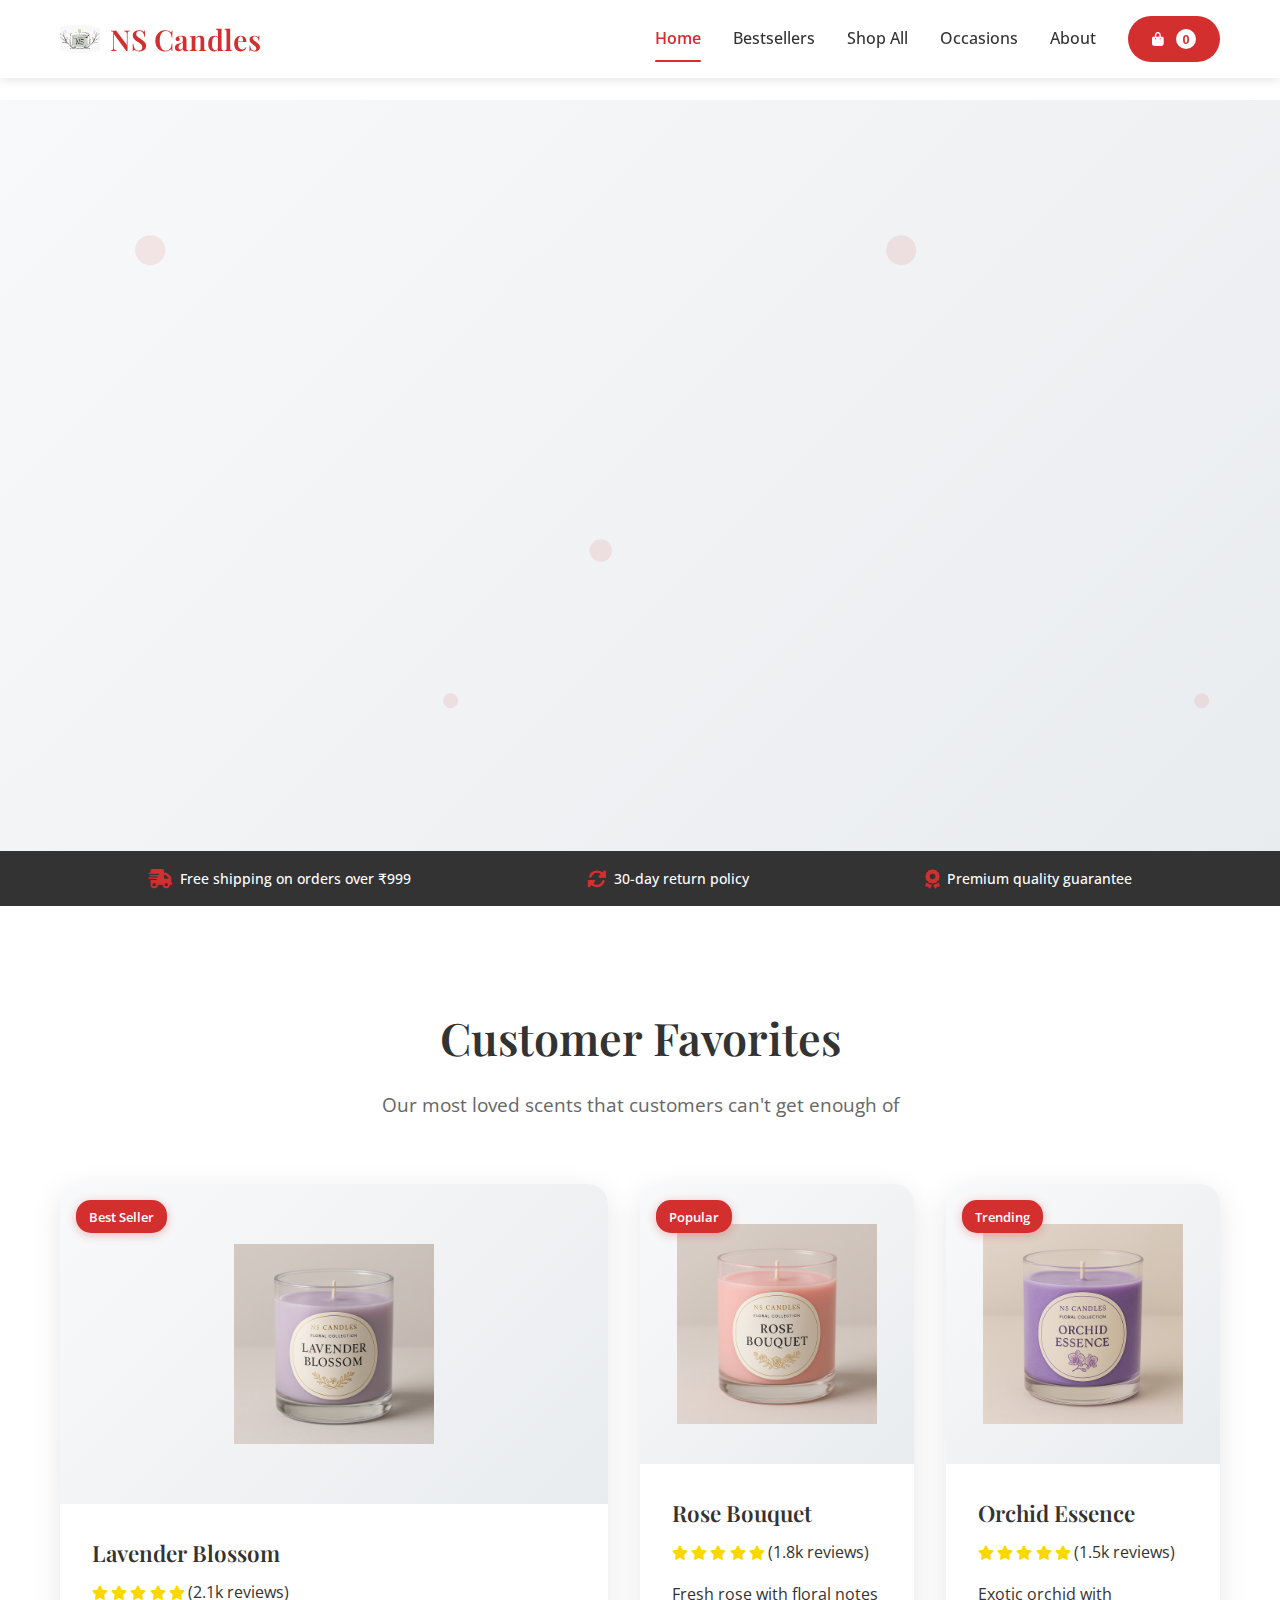
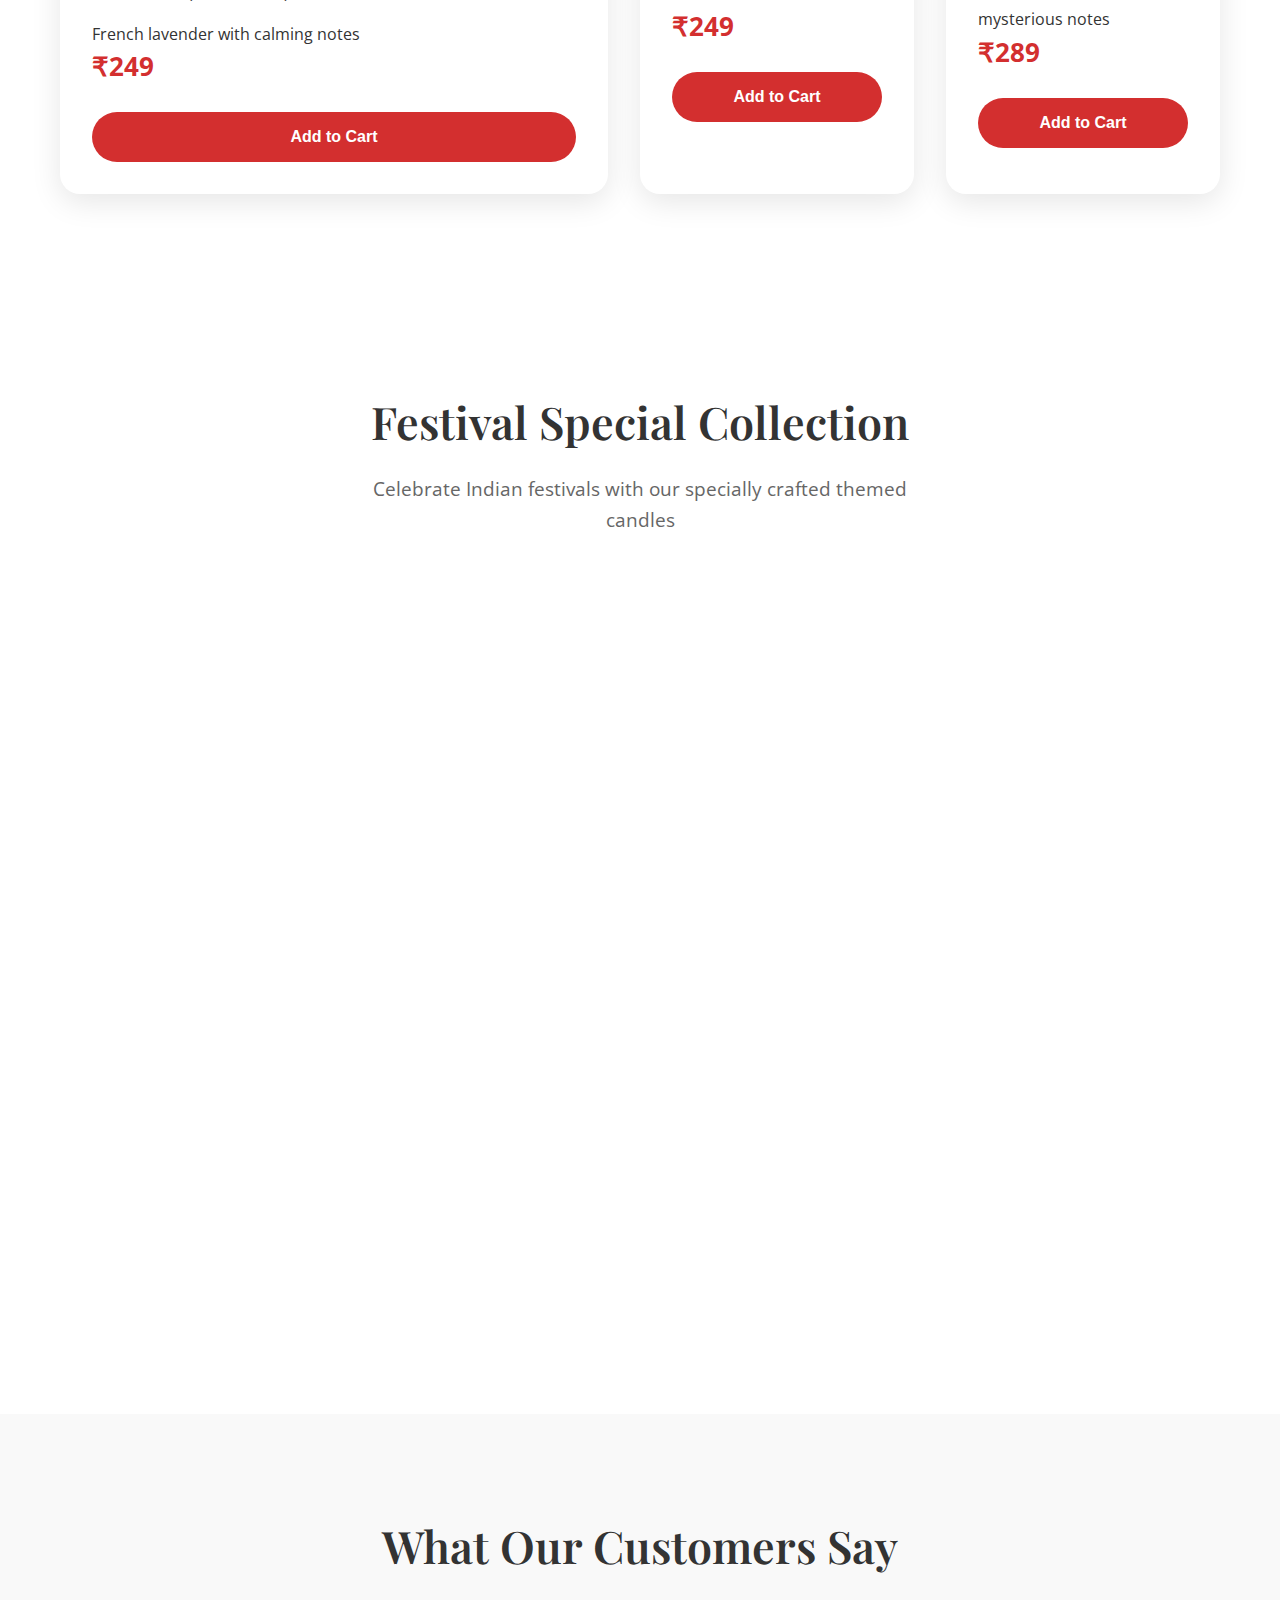
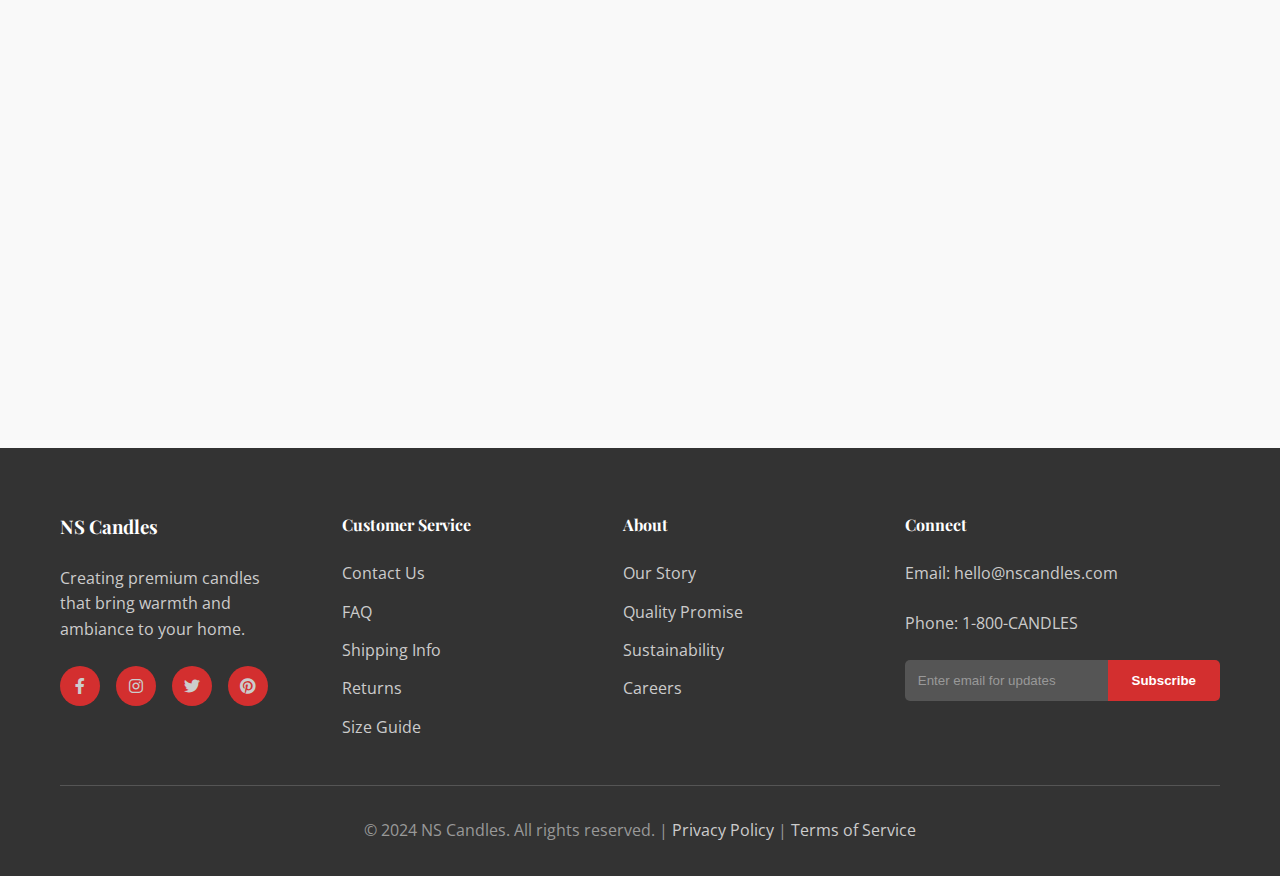
<file: index.html>
<!DOCTYPE html>
<html lang="en">
<head>
    <meta charset="UTF-8">
    <meta name="viewport" content="width=device-width, initial-scale=1.0">
    <title>Premium Candles | NS Candles</title>
    <link rel="stylesheet" href="styles.css">
    <link href="https://fonts.googleapis.com/css2?family=Open+Sans:wght@300;400;600;700&family=Playfair+Display:wght@400;600;700&display=swap" rel="stylesheet">
    <link rel="stylesheet" href="https://cdnjs.cloudflare.com/ajax/libs/font-awesome/6.0.0/css/all.min.css">
</head>
<body>
    <header class="header">
        <nav class="navbar">
            <div class="nav-container">
                <a href="index.html" class="logo">
                    <img src="images/logo.svg" alt="NS Candles" class="logo-img">
                    <span class="logo-text">NS Candles</span>
                </a>
                <ul class="nav-menu">
                    <li><a href="#home" class="active">Home</a></li>
                    <li><a href="#bestsellers">Bestsellers</a></li>
                    <li><a href="shop.html">Shop All</a></li>
                    <li><a href="occasions.html">Occasions</a></li>
                    <li><a href="about.html">About</a></li>
                    <li class="nav-cart">
                        <button class="cart-btn" id="cart-btn">
                            <i class="fas fa-shopping-bag"></i>
                            <span class="cart-count" id="cart-count">0</span>
                        </button>
                    </li>
                </ul>
                <button class="mobile-menu-btn">
                    <span></span>
                    <span></span>
                    <span></span>
                </button>
            </div>
        </nav>
    </header>

    <main>
        <!-- Hero Section -->
        <section id="home" class="hero-section">
            <div class="hero-banner">
                <div class="hero-content">
                    <div class="hero-text">
                        <div class="hero-badge">New Collection</div>
                        <h1>Transform Your Space with <span class="highlight">Premium Candles</span></h1>
                        <p>Discover our handcrafted collection of luxury scented candles. Each candle is made with premium soy wax and carefully selected fragrances to create the perfect ambiance for your home.</p>
                        <div class="hero-stats">
                            <div class="stat">
                                <strong>25+</strong>
                                <span>Unique Fragrances</span>
                            </div>
                            <div class="stat">
                                <strong>50+</strong>
                                <span>Hours Burn Time</span>
                            </div>
                            <div class="stat">
                                <strong>100%</strong>
                                <span>Natural Soy Wax</span>
                            </div>
                        </div>
                        <div class="hero-actions">
                            <a href="shop.html" class="cta-btn primary">Shop Collection</a>
                            <a href="#bestsellers" class="cta-btn secondary">View Bestsellers</a>
                        </div>
                    </div>
                    <div class="hero-image">
                        <div class="hero-candles-showcase">
                            <div class="featured-candle main">
                                <img src="images/candles/rose bouquet.png" alt="Rose Bouquet Candle">
                                <div class="candle-info">
                                    <h3>Rose Bouquet</h3>
                                    <p>₹249</p>
                                </div>
                            </div>
                            <div class="featured-candle secondary">
                                <img src="images/candles/lavender blossom.png" alt="Lavender Blossom Candle">
                            </div>
                            <div class="featured-candle tertiary">
                                <img src="images/candles/jasmine dream.png" alt="Jasmine Dream Candle">
                            </div>
                        </div>
                    </div>
                </div>
            </div>
            
            <!-- Promotional Banner -->
            <div class="promo-banner">
                <div class="container">
                    <div class="promo-content">
                        <i class="fas fa-shipping-fast"></i>
                        <span>Free shipping on orders over ₹999</span>
                    </div>
                    <div class="promo-content">
                        <i class="fas fa-sync-alt"></i>
                        <span>30-day return policy</span>
                    </div>
                    <div class="promo-content">
                        <i class="fas fa-award"></i>
                        <span>Premium quality guarantee</span>
                    </div>
                </div>
            </div>
        </section>

        <!-- Bestsellers Section -->
        <section id="bestsellers" class="bestsellers-section">
            <div class="container">
                <div class="section-header">
                    <h2>Customer Favorites</h2>
                    <p>Our most loved scents that customers can't get enough of</p>
                </div>
                <div class="bestsellers-grid">
                    <div class="bestseller-card featured">
                        <div class="bestseller-badge">Best Seller</div>
                        <div class="candle-image">
                            <img src="images/candles/lavender blossom.png" alt="Lavender Blossom">
                        </div>
                        <div class="bestseller-info">
                            <h4>Lavender Blossom</h4>
                            <div class="rating">
                                <i class="fas fa-star"></i>
                                <i class="fas fa-star"></i>
                                <i class="fas fa-star"></i>
                                <i class="fas fa-star"></i>
                                <i class="fas fa-star"></i>
                                <span>(2.1k reviews)</span>
                            </div>
                            <p>French lavender with calming notes</p>
                            <div class="price">₹249</div>
                            <button class="add-to-cart-btn" data-name="Lavender Blossom" data-price="249" data-image="images/candles/lavender blossom.png">Add to Cart</button>
                        </div>
                    </div>
                    <div class="bestseller-card">
                        <div class="bestseller-badge">Popular</div>
                        <div class="candle-image">
                            <img src="images/candles/rose bouquet.png" alt="Rose Bouquet">
                        </div>
                        <div class="bestseller-info">
                            <h4>Rose Bouquet</h4>
                            <div class="rating">
                                <i class="fas fa-star"></i>
                                <i class="fas fa-star"></i>
                                <i class="fas fa-star"></i>
                                <i class="fas fa-star"></i>
                                <i class="fas fa-star"></i>
                                <span>(1.8k reviews)</span>
                            </div>
                            <p>Fresh rose with floral notes</p>
                            <div class="price">₹249</div>
                            <button class="add-to-cart-btn" data-name="Rose Bouquet" data-price="249" data-image="images/candles/rose bouquet.png">Add to Cart</button>
                        </div>
                    </div>
                    <div class="bestseller-card">
                        <div class="bestseller-badge">Trending</div>
                        <div class="candle-image">
                            <img src="images/candles/orchid essence.png" alt="Orchid Essence">
                        </div>
                        <div class="bestseller-info">
                            <h4>Orchid Essence</h4>
                            <div class="rating">
                                <i class="fas fa-star"></i>
                                <i class="fas fa-star"></i>
                                <i class="fas fa-star"></i>
                                <i class="fas fa-star"></i>
                                <i class="fas fa-star"></i>
                                <span>(1.5k reviews)</span>
                            </div>
                            <p>Exotic orchid with mysterious notes</p>
                            <div class="price">₹289</div>
                            <button class="add-to-cart-btn" data-name="Orchid Essence" data-price="289" data-image="images/candles/orchid essence.png">Add to Cart</button>
                        </div>
                    </div>
                </div>
            </div>
        </section>


        <!-- Occasions Section -->
        <section class="occasions-section">
            <div class="container">
                <div class="section-header">
                    <h2>Festival Special Collection</h2>
                    <p>Celebrate Indian festivals with our specially crafted themed candles</p>
                </div>
                <div class="occasions-grid">
                    <div class="occasion-card">
                        <div class="occasion-image">
                            <img src="images/festival/Diwali/Saffron Radiance.jpg" alt="Diwali Candle" onerror="this.src='images/candles/rose bouquet.png'">
                        </div>
                        <h3>Diwali</h3>
                        <p>Illuminate your home with specially crafted Diwali candles in gold and saffron</p>
                    </div>
                    <div class="occasion-card">
                        <div class="occasion-image">
                            <img src="images/festival/Ganpati/Floral Ganesh.jpg" alt="Ganpati Candle" onerror="this.src='images/candles/jasmine dream.png'">
                        </div>
                        <h3>Ganesh Chaturthi</h3>
                        <p>Welcome Lord Ganesha with warm-toned candles in rose, saffron, and ivory</p>
                    </div>
                    <div class="occasion-card">
                        <div class="occasion-image">
                            <img src="images/festival/Holi/Color Rush.jpg" alt="Holi Candle" onerror="this.src='images/candles/sunflower glow.png'">
                        </div>
                        <h3>Holi</h3>
                        <p>Celebrate the festival of colors with vibrant multicolored candles</p>
                    </div>
                    <div class="occasion-card">
                        <div class="occasion-image">
                            <img src="images/festival/Navratri/Durga Bloom.jpg" alt="Navratri Candle" onerror="this.src='images/candles/violet mist.png'">
                        </div>
                        <h3>Navratri</h3>
                        <p>Dance to the rhythm of devotion with bold festive candles in violet and magenta</p>
                    </div>
                    <div class="occasion-card">
                        <div class="occasion-image">
                            <img src="images/festival/Rakshabandhan/Sacred Knot.jpg" alt="Raksha Bandhan Candle" onerror="this.src='images/candles/lilac whisper.png'">
                        </div>
                        <h3>Raksha Bandhan</h3>
                        <p>Strengthen sibling bonds with soft, affectionate candles in blush pink and ivory</p>
                    </div>
                    <div class="occasion-card">
                        <div class="occasion-image">
                            <img src="images/festival/Makarsankranti/Sesame Glow.jpg" alt="Makar Sankranti Candle" onerror="this.src='images/candles/morning glory.png'">
                        </div>
                        <h3>Makar Sankranti</h3>
                        <p>Welcome the harvest season with candles in mustard yellow and deep orange</p>
                    </div>
                </div>
            </div>
        </section>

        <!-- Testimonials -->
        <section class="testimonials-section">
            <div class="container">
                <div class="section-header">
                    <h2>What Our Customers Say</h2>
                </div>
                <div class="testimonials-grid">
                    <div class="testimonial">
                        <div class="stars">
                            <i class="fas fa-star"></i>
                            <i class="fas fa-star"></i>
                            <i class="fas fa-star"></i>
                            <i class="fas fa-star"></i>
                            <i class="fas fa-star"></i>
                        </div>
                        <p>"The quality exceeded my expectations! The photo came out perfectly and the candle smells amazing. Perfect gift for my mom's birthday."</p>
                        <div class="customer">
                            <strong>Sarah M.</strong>
                            <span>Verified Buyer</span>
                        </div>
                    </div>
                    <div class="testimonial">
                        <div class="stars">
                            <i class="fas fa-star"></i>
                            <i class="fas fa-star"></i>
                            <i class="fas fa-star"></i>
                            <i class="fas fa-star"></i>
                            <i class="fas fa-star"></i>
                        </div>
                        <p>"Used this for my wedding favors. The ordering process was so easy and they arrived exactly as promised. Guests loved them!"</p>
                        <div class="customer">
                            <strong>Jennifer L.</strong>
                            <span>Verified Buyer</span>
                        </div>
                    </div>
                    <div class="testimonial">
                        <div class="stars">
                            <i class="fas fa-star"></i>
                            <i class="fas fa-star"></i>
                            <i class="fas fa-star"></i>
                            <i class="fas fa-star"></i>
                            <i class="fas fa-star"></i>
                        </div>
                        <p>"Fast shipping and beautiful results. The personalization looks professional and the candle burns evenly. Will definitely order again!"</p>
                        <div class="customer">
                            <strong>Michael R.</strong>
                            <span>Verified Buyer</span>
                        </div>
                    </div>
                </div>
            </div>
        </section>
    </main>


    <!-- Cart Modal -->
    <div id="cart-modal" class="modal">
        <div class="modal-content">
            <div class="modal-header">
                <h2><i class="fas fa-shopping-bag"></i> Shopping Cart</h2>
                <button class="close-btn" id="close-cart">&times;</button>
            </div>
            <div class="modal-body">
                <div id="cart-items"></div>
                <div class="cart-total">
                    <div class="total-row">
                        <span>Subtotal:</span>
                        <span>₹<span id="cart-subtotal">0</span></span>
                    </div>
                    <div class="total-row">
                        <span>Shipping:</span>
                        <span>₹<span id="cart-shipping">149</span></span>
                    </div>
                    <div class="total-row final-total">
                        <span>Total:</span>
                        <span>₹<span id="cart-total">149</span></span>
                    </div>
                </div>
            </div>
            <div class="modal-footer">
                <button class="btn btn-secondary" id="continue-shopping">Continue Shopping</button>
                <button class="btn btn-primary checkout-btn">Proceed to Checkout</button>
            </div>
        </div>
    </div>

    <footer class="footer">
        <div class="container">
            <div class="footer-content">
                <div class="footer-section">
                    <h3>NS Candles</h3>
                    <p>Creating premium candles that bring warmth and ambiance to your home.</p>
                    <div class="social-links">
                        <a href="#"><i class="fab fa-facebook-f"></i></a>
                        <a href="#"><i class="fab fa-instagram"></i></a>
                        <a href="#"><i class="fab fa-twitter"></i></a>
                        <a href="#"><i class="fab fa-pinterest"></i></a>
                    </div>
                </div>
                <div class="footer-section">
                    <h4>Customer Service</h4>
                    <ul>
                        <li><a href="#">Contact Us</a></li>
                        <li><a href="#">FAQ</a></li>
                        <li><a href="#">Shipping Info</a></li>
                        <li><a href="#">Returns</a></li>
                        <li><a href="#">Size Guide</a></li>
                    </ul>
                </div>
                <div class="footer-section">
                    <h4>About</h4>
                    <ul>
                        <li><a href="#">Our Story</a></li>
                        <li><a href="#">Quality Promise</a></li>
                        <li><a href="#">Sustainability</a></li>
                        <li><a href="#">Careers</a></li>
                    </ul>
                </div>
                <div class="footer-section">
                    <h4>Connect</h4>
                    <p>Email: hello@nscandles.com</p>
                    <p>Phone: 1-800-CANDLES</p>
                    <div class="newsletter">
                        <input type="email" placeholder="Enter email for updates">
                        <button>Subscribe</button>
                    </div>
                </div>
            </div>
            <div class="footer-bottom">
                <p>&copy; 2024 NS Candles. All rights reserved. | <a href="#">Privacy Policy</a> | <a href="#">Terms of Service</a></p>
            </div>
        </div>
    </footer>

    <script src="script.js"></script>
</body>
</html>
</file>
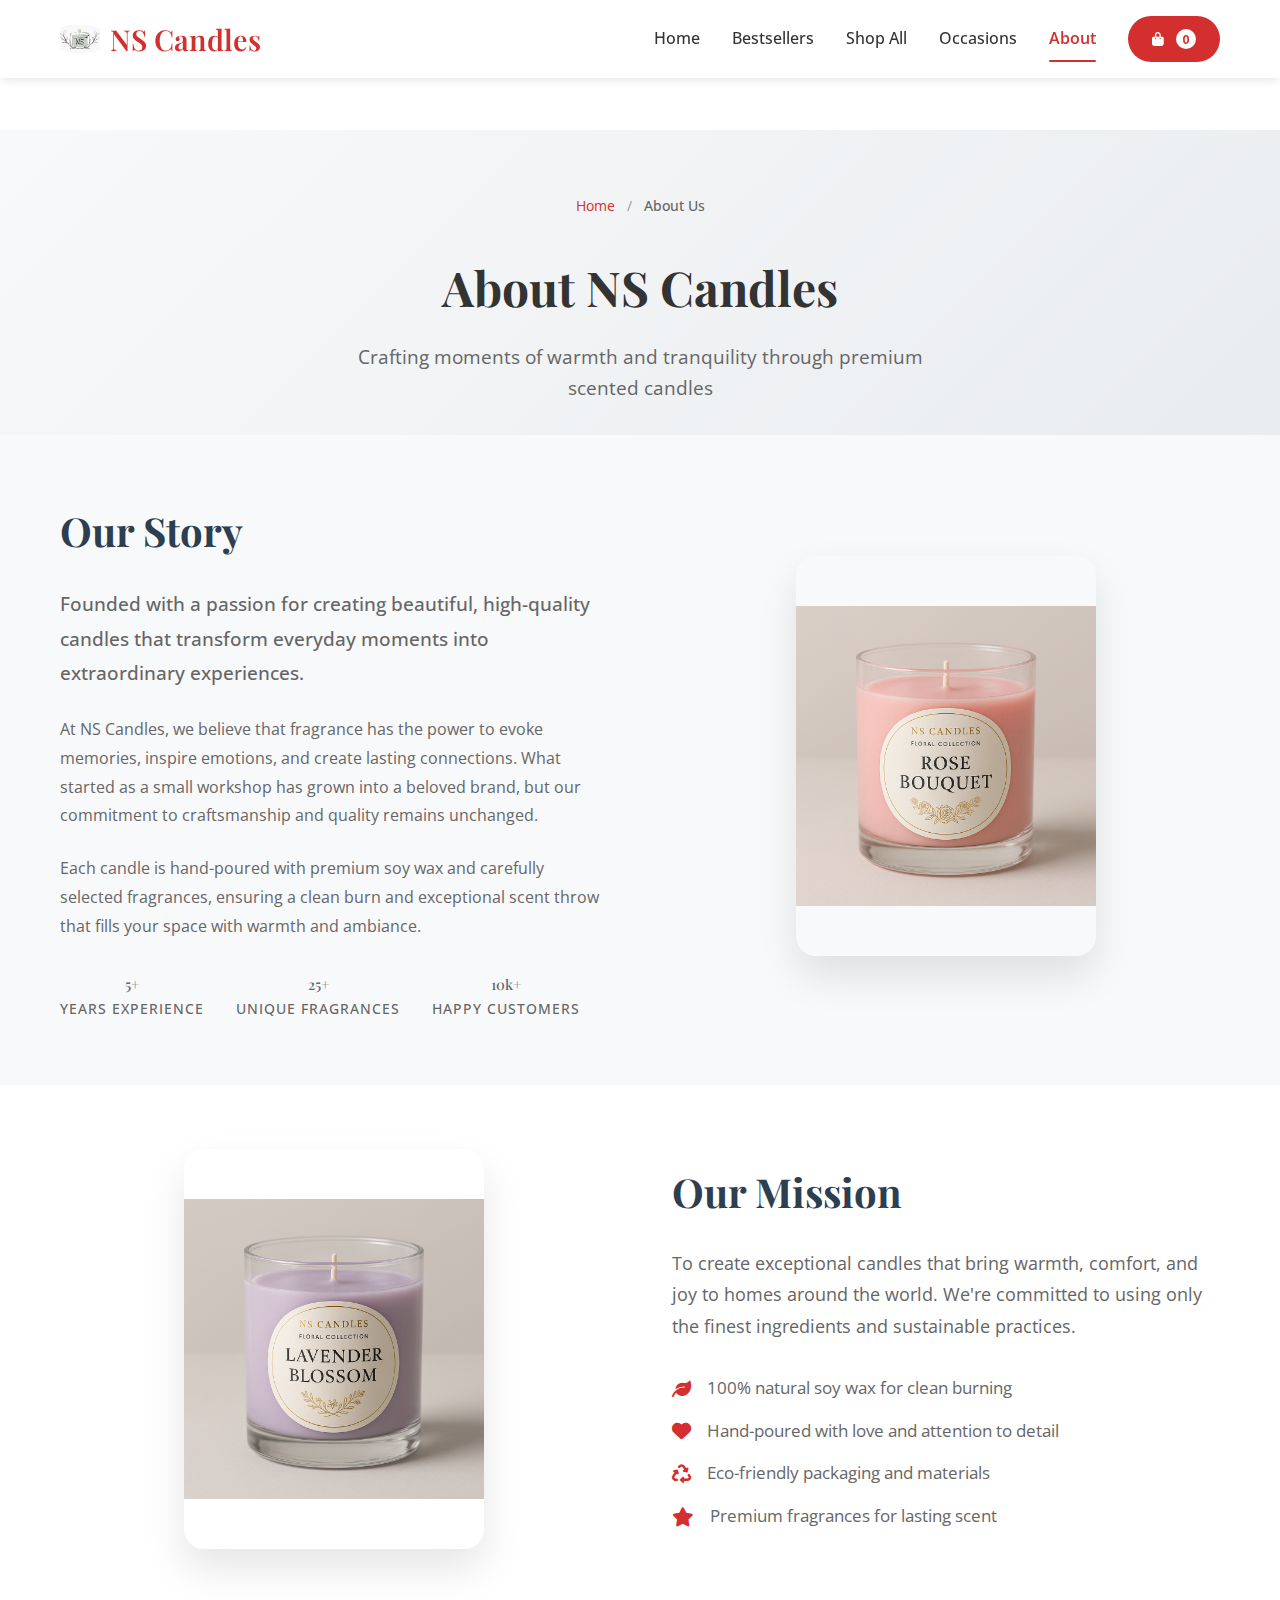
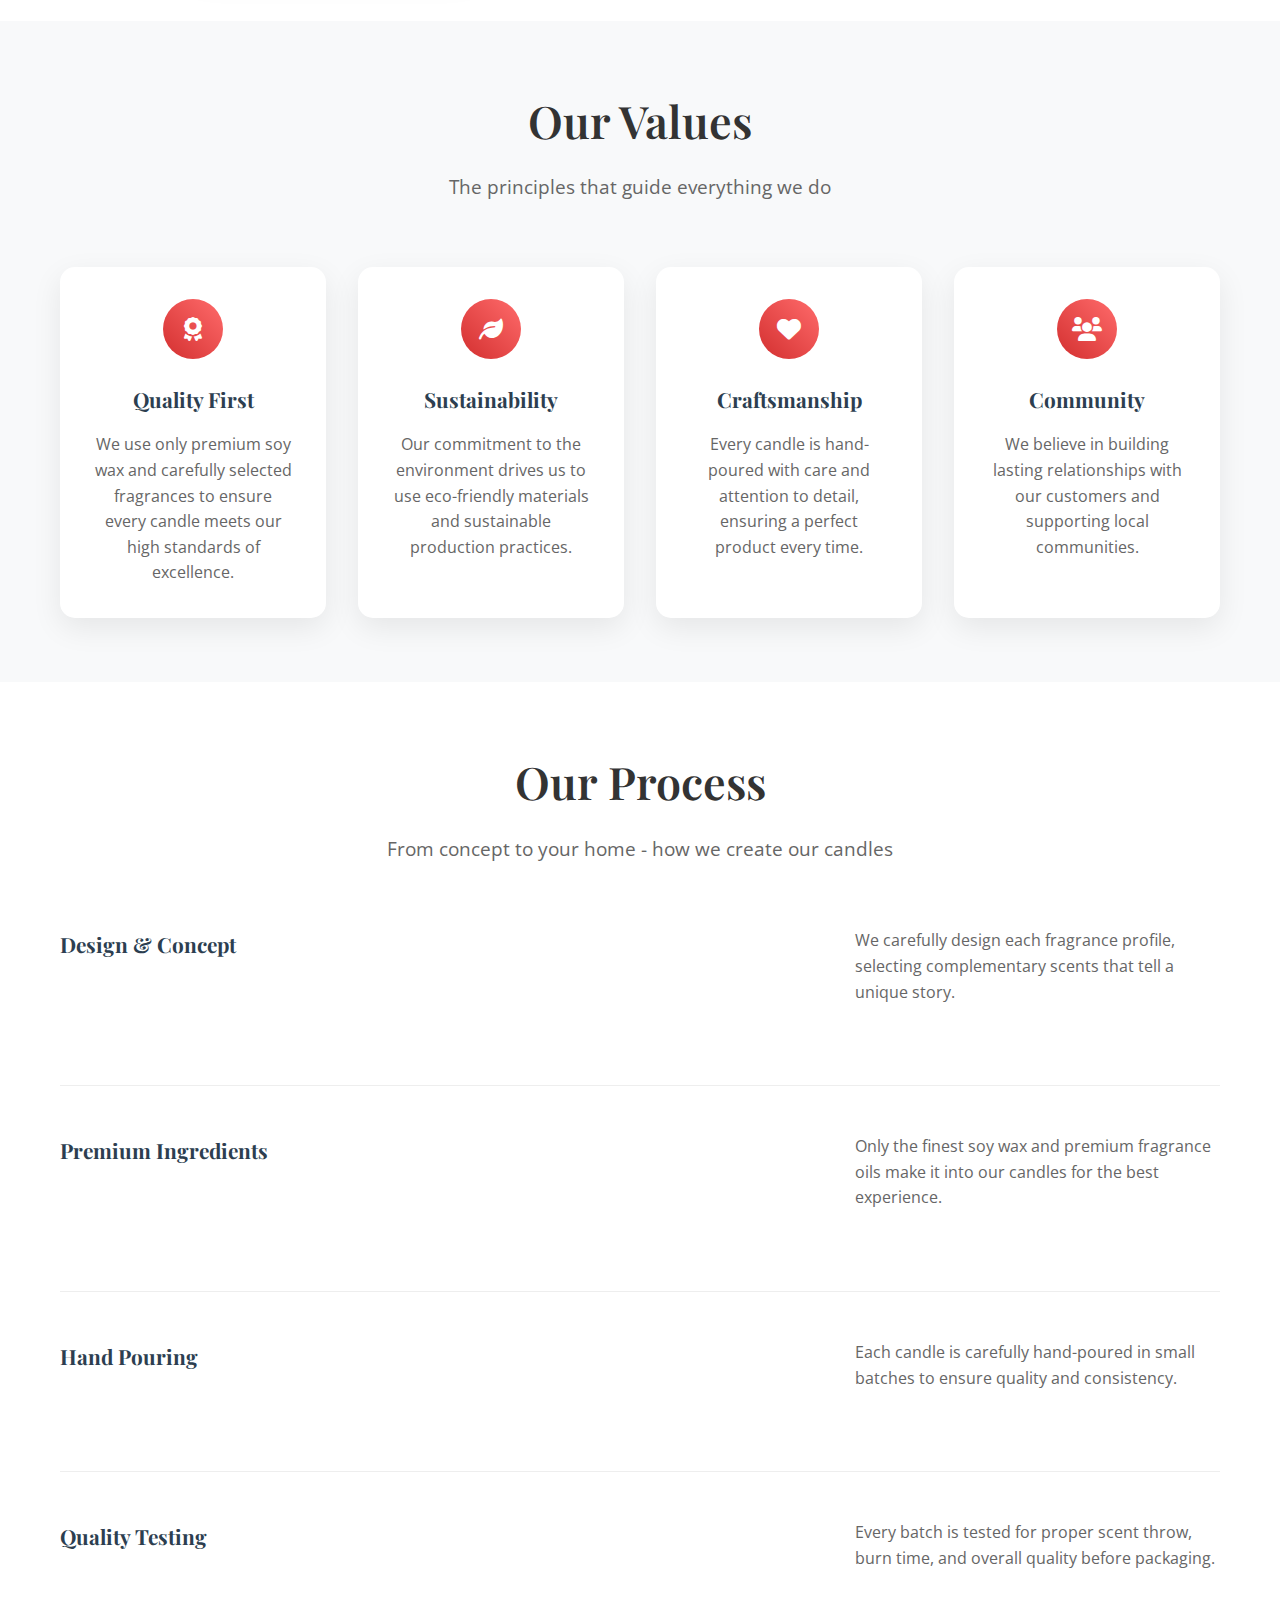
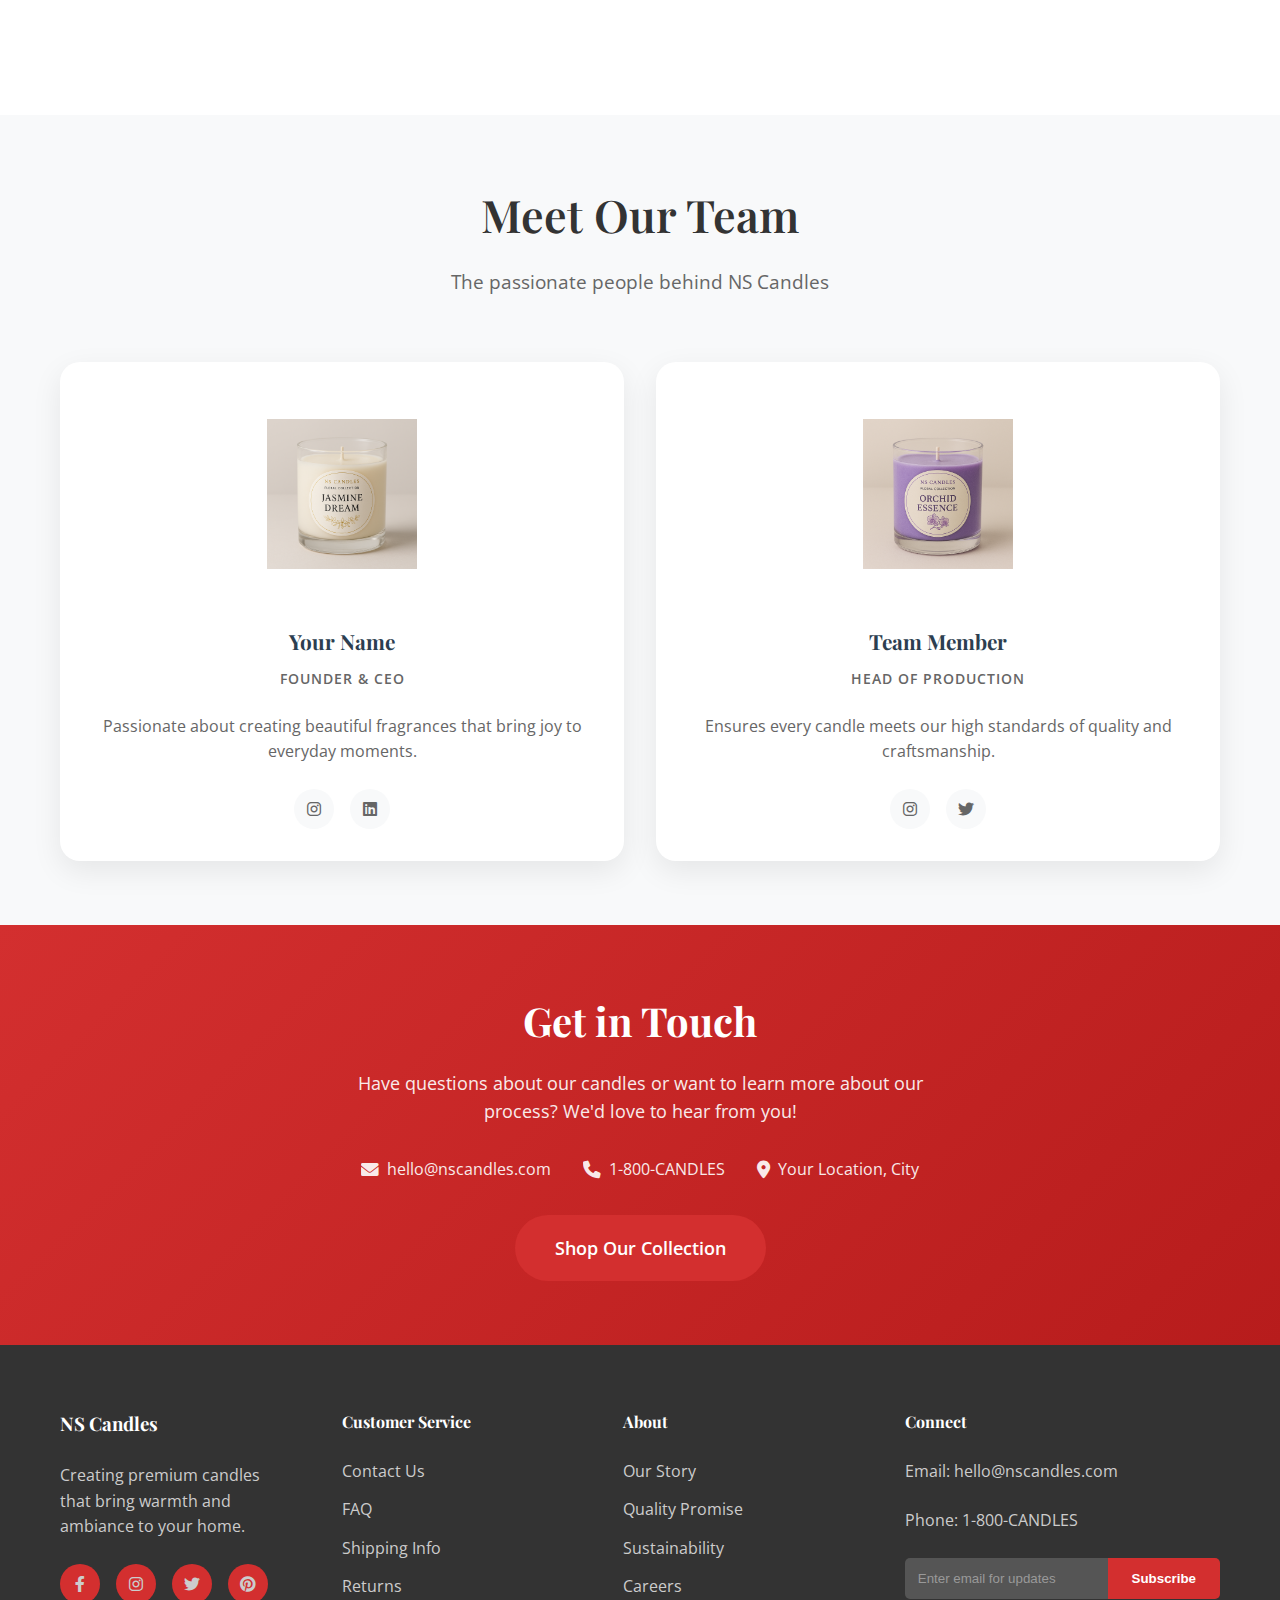
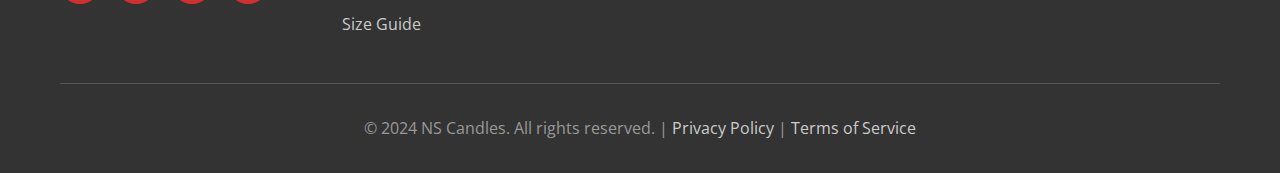
<file: about.html>
<!DOCTYPE html>
<html lang="en">
<head>
    <meta charset="UTF-8">
    <meta name="viewport" content="width=device-width, initial-scale=1.0">
    <title>About Us | NS Candles</title>
    <link rel="stylesheet" href="styles.css">
    <link href="https://fonts.googleapis.com/css2?family=Open+Sans:wght@300;400;600;700&family=Playfair+Display:wght@400;600;700&display=swap" rel="stylesheet">
    <link rel="stylesheet" href="https://cdnjs.cloudflare.com/ajax/libs/font-awesome/6.0.0/css/all.min.css">
</head>
<body>
    <header class="header">
        <nav class="navbar">
            <div class="nav-container">
                <a href="index.html" class="logo">
                    <img src="images/logo.svg" alt="NS Candles" class="logo-img">
                    <span class="logo-text">NS Candles</span>
                </a>
                <ul class="nav-menu">
                    <li><a href="index.html">Home</a></li>
                    <li><a href="index.html#bestsellers">Bestsellers</a></li>
                    <li><a href="shop.html">Shop All</a></li>
                    <li><a href="occasions.html">Occasions</a></li>
                    <li><a href="about.html" class="active">About</a></li>
                    <li class="nav-cart">
                        <button class="cart-btn" id="cart-btn">
                            <i class="fas fa-shopping-bag"></i>
                            <span class="cart-count" id="cart-count">0</span>
                        </button>
                    </li>
                </ul>
                <button class="mobile-menu-btn">
                    <span></span>
                    <span></span>
                    <span></span>
                </button>
            </div>
        </nav>
    </header>

    <main>
        <!-- Header Spacer -->
        <div class="header-spacer"></div>
        
        <!-- Page Header -->
        <section class="page-header">
            <div class="container">
                <div class="breadcrumb">
                    <a href="index.html">Home</a>
                    <span class="breadcrumb-separator">/</span>
                    <span class="current-page">About Us</span>
                </div>
                <h1>About NS Candles</h1>
                <p>Crafting moments of warmth and tranquility through premium scented candles</p>
            </div>
        </section>

        <!-- Our Story Section -->
        <section class="about-story-section">
            <div class="container">
                <div class="about-grid">
                    <div class="about-content">
                        <h2>Our Story</h2>
                        <p class="lead">Founded with a passion for creating beautiful, high-quality candles that transform everyday moments into extraordinary experiences.</p>
                        <p>At NS Candles, we believe that fragrance has the power to evoke memories, inspire emotions, and create lasting connections. What started as a small workshop has grown into a beloved brand, but our commitment to craftsmanship and quality remains unchanged.</p>
                        <p>Each candle is hand-poured with premium soy wax and carefully selected fragrances, ensuring a clean burn and exceptional scent throw that fills your space with warmth and ambiance.</p>
                        <div class="about-stats">
                            <div class="stat">
                                <span class="stat-number">5+</span>
                                <span class="stat-label">Years Experience</span>
                            </div>
                            <div class="stat">
                                <span class="stat-number">25+</span>
                                <span class="stat-label">Unique Fragrances</span>
                            </div>
                            <div class="stat">
                                <span class="stat-number">10k+</span>
                                <span class="stat-label">Happy Customers</span>
                            </div>
                        </div>
                    </div>
                    <div class="about-image">
                        <img src="images/candles/rose bouquet.png" alt="NS Candles Story" class="story-img">
                        <div class="about-accent"></div>
                    </div>
                </div>
            </div>
        </section>

        <!-- Our Mission Section -->
        <section class="about-mission-section">
            <div class="container">
                <div class="mission-grid">
                    <div class="mission-image">
                        <img src="images/candles/lavender blossom.png" alt="Our Mission" class="mission-img">
                    </div>
                    <div class="mission-content">
                        <h2>Our Mission</h2>
                        <p>To create exceptional candles that bring warmth, comfort, and joy to homes around the world. We're committed to using only the finest ingredients and sustainable practices.</p>
                        <ul class="mission-list">
                            <li><i class="fas fa-leaf"></i> 100% natural soy wax for clean burning</li>
                            <li><i class="fas fa-heart"></i> Hand-poured with love and attention to detail</li>
                            <li><i class="fas fa-recycle"></i> Eco-friendly packaging and materials</li>
                            <li><i class="fas fa-star"></i> Premium fragrances for lasting scent</li>
                        </ul>
                    </div>
                </div>
            </div>
        </section>

        <!-- Values Section -->
        <section class="about-values-section">
            <div class="container">
                <div class="section-header">
                    <h2>Our Values</h2>
                    <p>The principles that guide everything we do</p>
                </div>
                <div class="values-grid">
                    <div class="value-card">
                        <div class="value-icon">
                            <i class="fas fa-award"></i>
                        </div>
                        <h3>Quality First</h3>
                        <p>We use only premium soy wax and carefully selected fragrances to ensure every candle meets our high standards of excellence.</p>
                    </div>
                    <div class="value-card">
                        <div class="value-icon">
                            <i class="fas fa-leaf"></i>
                        </div>
                        <h3>Sustainability</h3>
                        <p>Our commitment to the environment drives us to use eco-friendly materials and sustainable production practices.</p>
                    </div>
                    <div class="value-card">
                        <div class="value-icon">
                            <i class="fas fa-heart"></i>
                        </div>
                        <h3>Craftsmanship</h3>
                        <p>Every candle is hand-poured with care and attention to detail, ensuring a perfect product every time.</p>
                    </div>
                    <div class="value-card">
                        <div class="value-icon">
                            <i class="fas fa-users"></i>
                        </div>
                        <h3>Community</h3>
                        <p>We believe in building lasting relationships with our customers and supporting local communities.</p>
                    </div>
                </div>
            </div>
        </section>

        <!-- Process Section -->
        <section class="about-process-section">
            <div class="container">
                <div class="section-header">
                    <h2>Our Process</h2>
                    <p>From concept to your home - how we create our candles</p>
                </div>
                <div class="process-steps">
                    <div class="process-step">
                        <div class="step-number">1</div>
                        <div class="step-content">
                            <h3>Design & Concept</h3>
                            <p>We carefully design each fragrance profile, selecting complementary scents that tell a unique story.</p>
                        </div>
                    </div>
                    <div class="process-step">
                        <div class="step-number">2</div>
                        <div class="step-content">
                            <h3>Premium Ingredients</h3>
                            <p>Only the finest soy wax and premium fragrance oils make it into our candles for the best experience.</p>
                        </div>
                    </div>
                    <div class="process-step">
                        <div class="step-number">3</div>
                        <div class="step-content">
                            <h3>Hand Pouring</h3>
                            <p>Each candle is carefully hand-poured in small batches to ensure quality and consistency.</p>
                        </div>
                    </div>
                    <div class="process-step">
                        <div class="step-number">4</div>
                        <div class="step-content">
                            <h3>Quality Testing</h3>
                            <p>Every batch is tested for proper scent throw, burn time, and overall quality before packaging.</p>
                        </div>
                    </div>
                </div>
            </div>
        </section>

        <!-- Team Section -->
        <section class="about-team-section">
            <div class="container">
                <div class="section-header">
                    <h2>Meet Our Team</h2>
                    <p>The passionate people behind NS Candles</p>
                </div>
                <div class="team-grid">
                    <div class="team-member">
                        <div class="member-image">
                            <img src="images/candles/jasmine dream.png" alt="Founder" class="member-img">
                        </div>
                        <div class="member-info">
                            <h3>Your Name</h3>
                            <p class="member-role">Founder & CEO</p>
                            <p>Passionate about creating beautiful fragrances that bring joy to everyday moments.</p>
                            <div class="member-social">
                                <a href="#"><i class="fab fa-instagram"></i></a>
                                <a href="#"><i class="fab fa-linkedin"></i></a>
                            </div>
                        </div>
                    </div>
                    <div class="team-member">
                        <div class="member-image">
                            <img src="images/candles/orchid essence.png" alt="Team Member" class="member-img">
                        </div>
                        <div class="member-info">
                            <h3>Team Member</h3>
                            <p class="member-role">Head of Production</p>
                            <p>Ensures every candle meets our high standards of quality and craftsmanship.</p>
                            <div class="member-social">
                                <a href="#"><i class="fab fa-instagram"></i></a>
                                <a href="#"><i class="fab fa-twitter"></i></a>
                            </div>
                        </div>
                    </div>
                </div>
            </div>
        </section>

        <!-- Contact CTA Section -->
        <section class="about-contact-section">
            <div class="container">
                <div class="contact-cta">
                    <h2>Get in Touch</h2>
                    <p>Have questions about our candles or want to learn more about our process? We'd love to hear from you!</p>
                    <div class="contact-info">
                        <div class="contact-item">
                            <i class="fas fa-envelope"></i>
                            <span>hello@nscandles.com</span>
                        </div>
                        <div class="contact-item">
                            <i class="fas fa-phone"></i>
                            <span>1-800-CANDLES</span>
                        </div>
                        <div class="contact-item">
                            <i class="fas fa-map-marker-alt"></i>
                            <span>Your Location, City</span>
                        </div>
                    </div>
                    <a href="shop.html" class="cta-btn primary">Shop Our Collection</a>
                </div>
            </div>
        </section>
    </main>

    <!-- Cart Modal -->
    <div id="cart-modal" class="modal">
        <div class="modal-content">
            <div class="modal-header">
                <h2><i class="fas fa-shopping-bag"></i> Shopping Cart</h2>
                <button class="close-btn" id="close-cart">&times;</button>
            </div>
            <div class="modal-body">
                <div id="cart-items"></div>
                <div class="cart-total">
                    <div class="total-row">
                        <span>Subtotal:</span>
                        <span>₹<span id="cart-subtotal">0</span></span>
                    </div>
                    <div class="total-row">
                        <span>Shipping:</span>
                        <span>₹<span id="cart-shipping">149</span></span>
                    </div>
                    <div class="total-row final-total">
                        <span>Total:</span>
                        <span>₹<span id="cart-total">149</span></span>
                    </div>
                </div>
            </div>
            <div class="modal-footer">
                <button class="btn btn-secondary" id="continue-shopping">Continue Shopping</button>
                <button class="btn btn-primary checkout-btn">Proceed to Checkout</button>
            </div>
        </div>
    </div>

    <footer class="footer">
        <div class="container">
            <div class="footer-content">
                <div class="footer-section">
                    <h3>NS Candles</h3>
                    <p>Creating premium candles that bring warmth and ambiance to your home.</p>
                    <div class="social-links">
                        <a href="#"><i class="fab fa-facebook-f"></i></a>
                        <a href="#"><i class="fab fa-instagram"></i></a>
                        <a href="#"><i class="fab fa-twitter"></i></a>
                        <a href="#"><i class="fab fa-pinterest"></i></a>
                    </div>
                </div>
                <div class="footer-section">
                    <h4>Customer Service</h4>
                    <ul>
                        <li><a href="#">Contact Us</a></li>
                        <li><a href="#">FAQ</a></li>
                        <li><a href="#">Shipping Info</a></li>
                        <li><a href="#">Returns</a></li>
                        <li><a href="#">Size Guide</a></li>
                    </ul>
                </div>
                <div class="footer-section">
                    <h4>About</h4>
                    <ul>
                        <li><a href="about.html">Our Story</a></li>
                        <li><a href="#">Quality Promise</a></li>
                        <li><a href="#">Sustainability</a></li>
                        <li><a href="#">Careers</a></li>
                    </ul>
                </div>
                <div class="footer-section">
                    <h4>Connect</h4>
                    <p>Email: hello@nscandles.com</p>
                    <p>Phone: 1-800-CANDLES</p>
                    <div class="newsletter">
                        <input type="email" placeholder="Enter email for updates">
                        <button>Subscribe</button>
                    </div>
                </div>
            </div>
            <div class="footer-bottom">
                <p>&copy; 2024 NS Candles. All rights reserved. | <a href="#">Privacy Policy</a> | <a href="#">Terms of Service</a></p>
            </div>
        </div>
    </footer>

    <script src="script.js"></script>
</body>
</html>
</file>
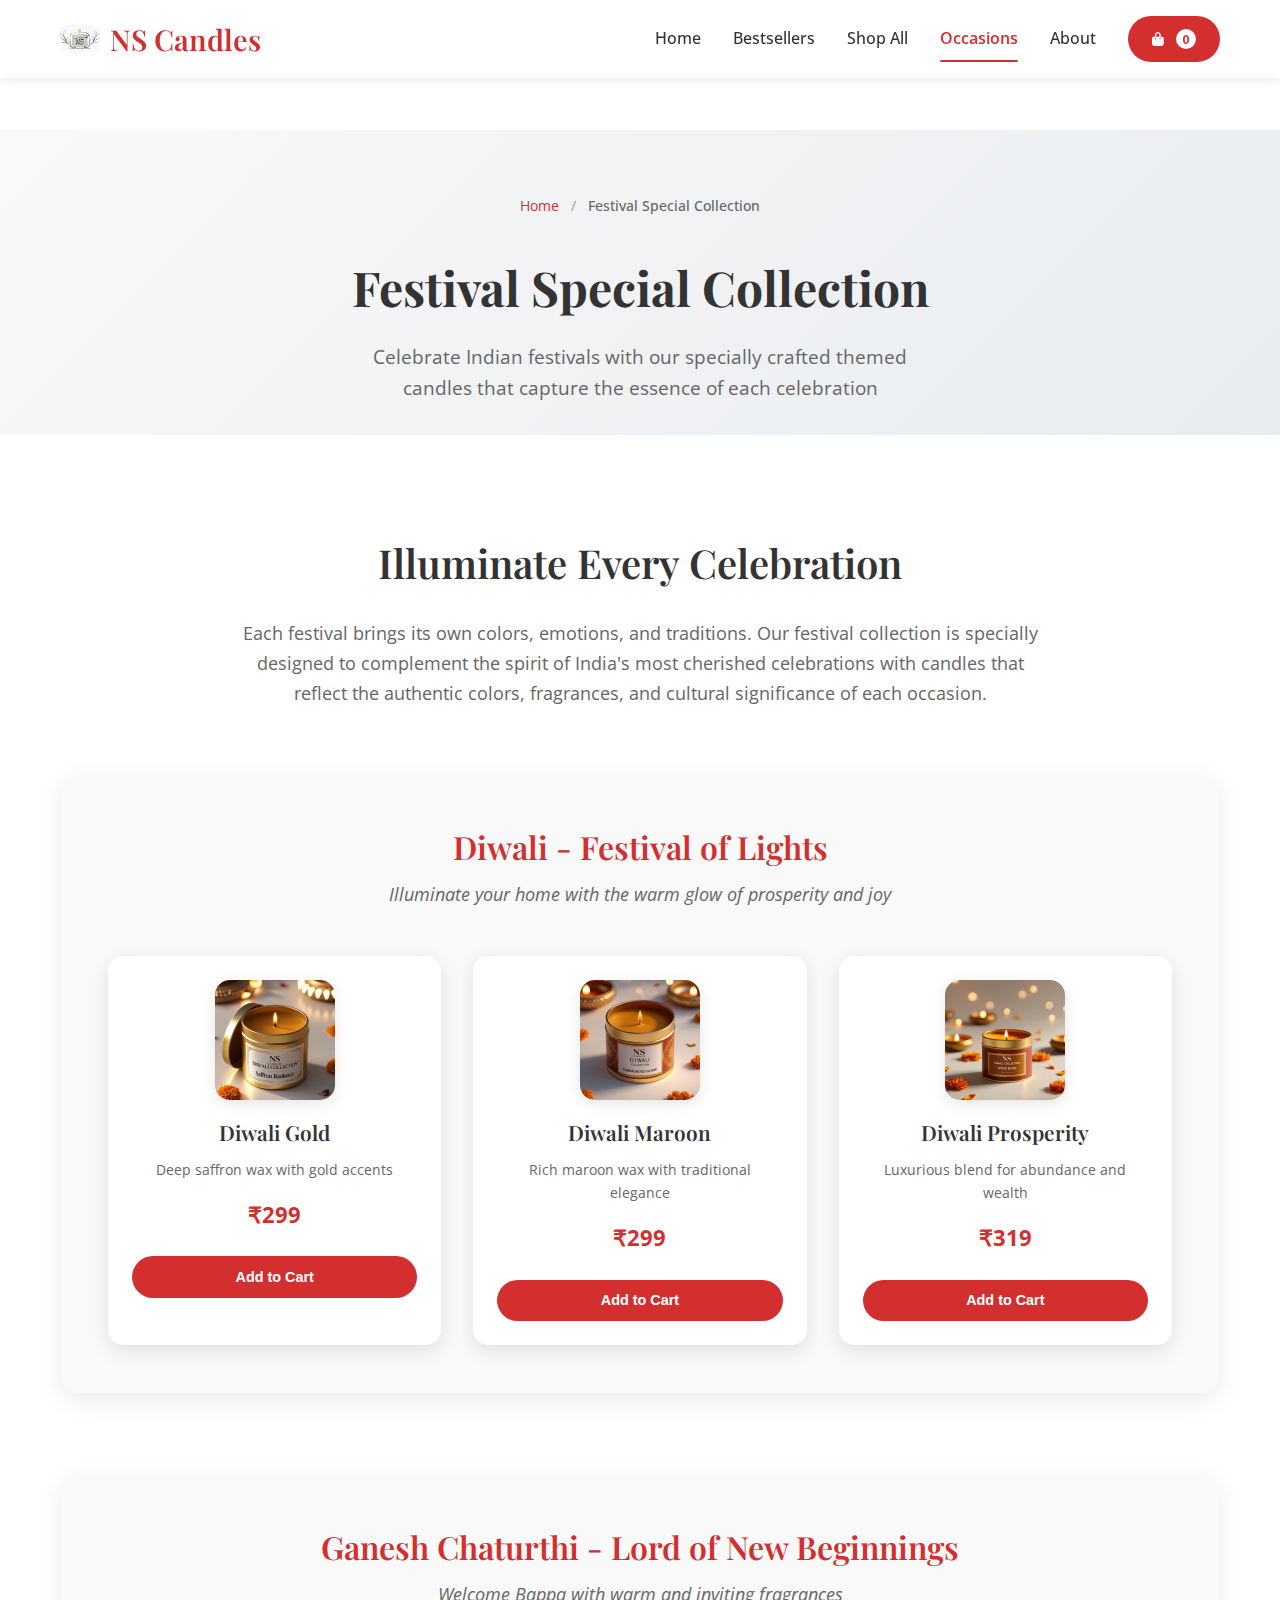
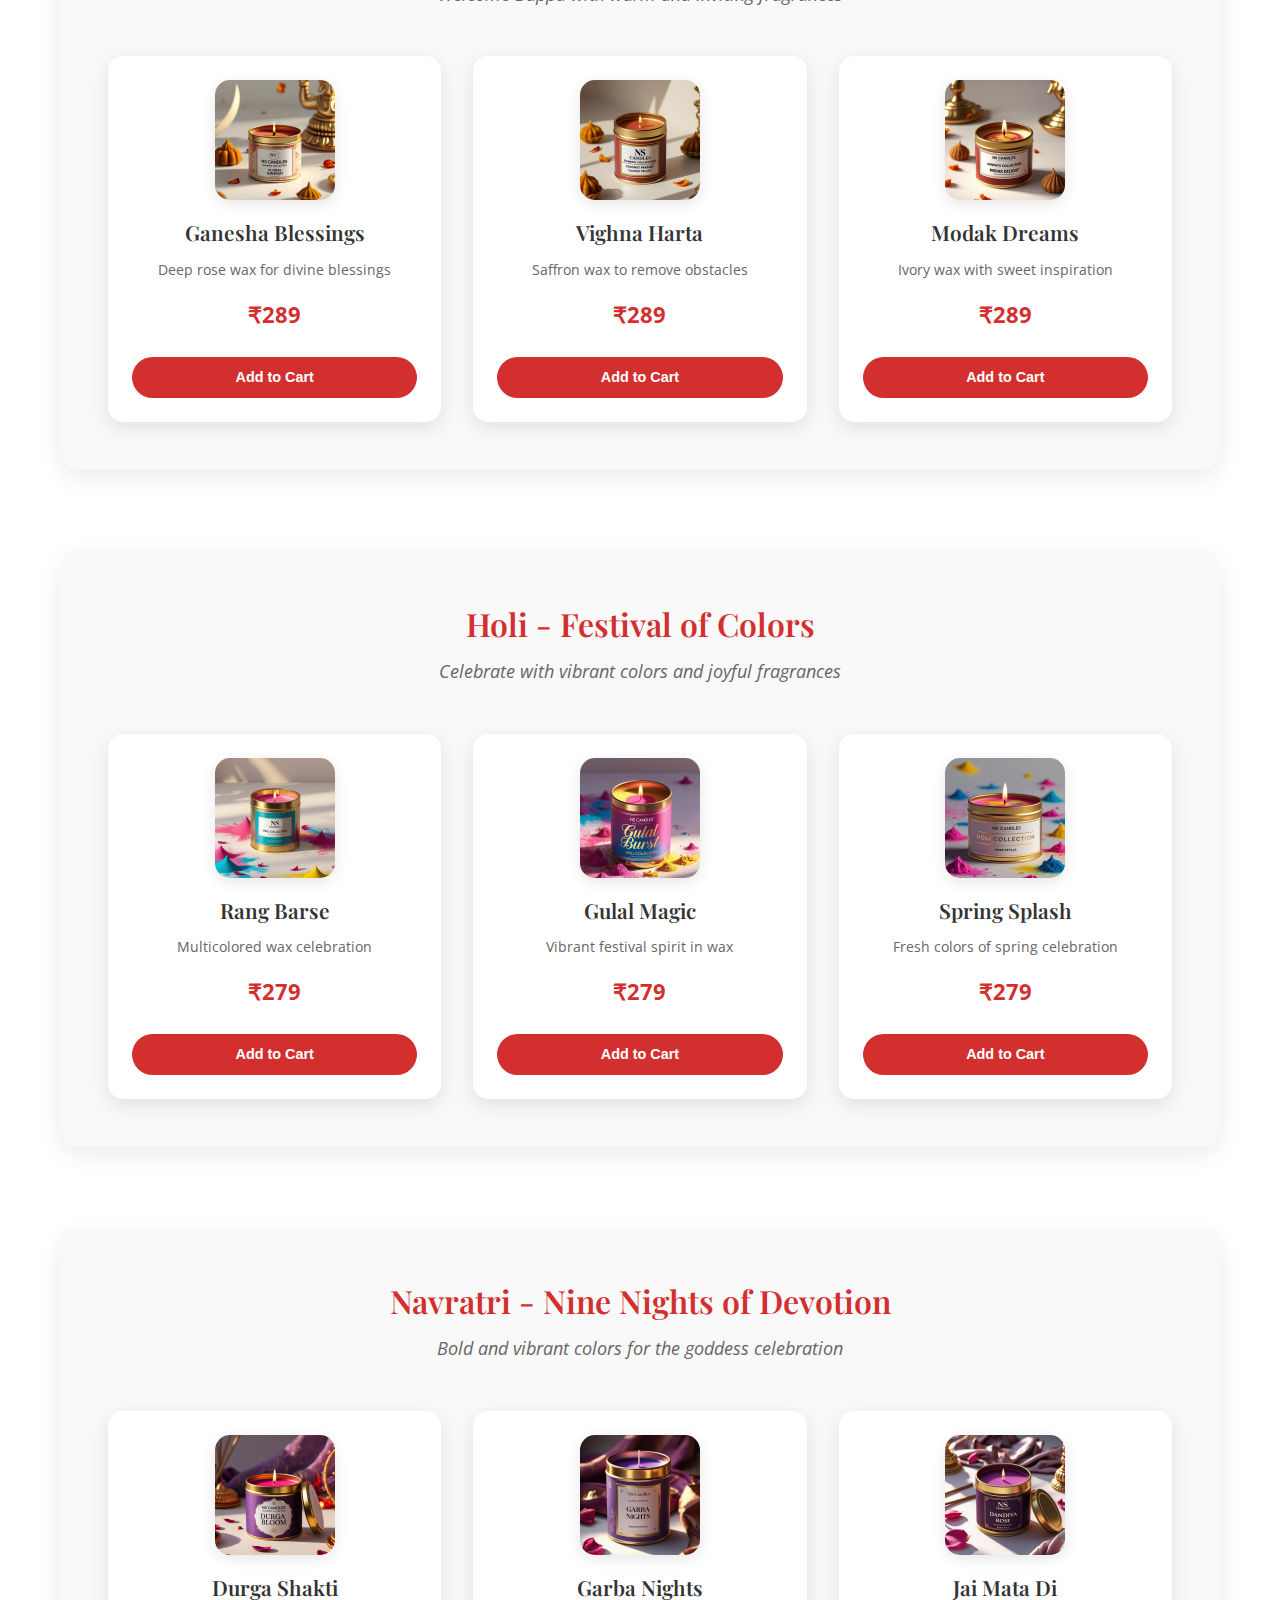
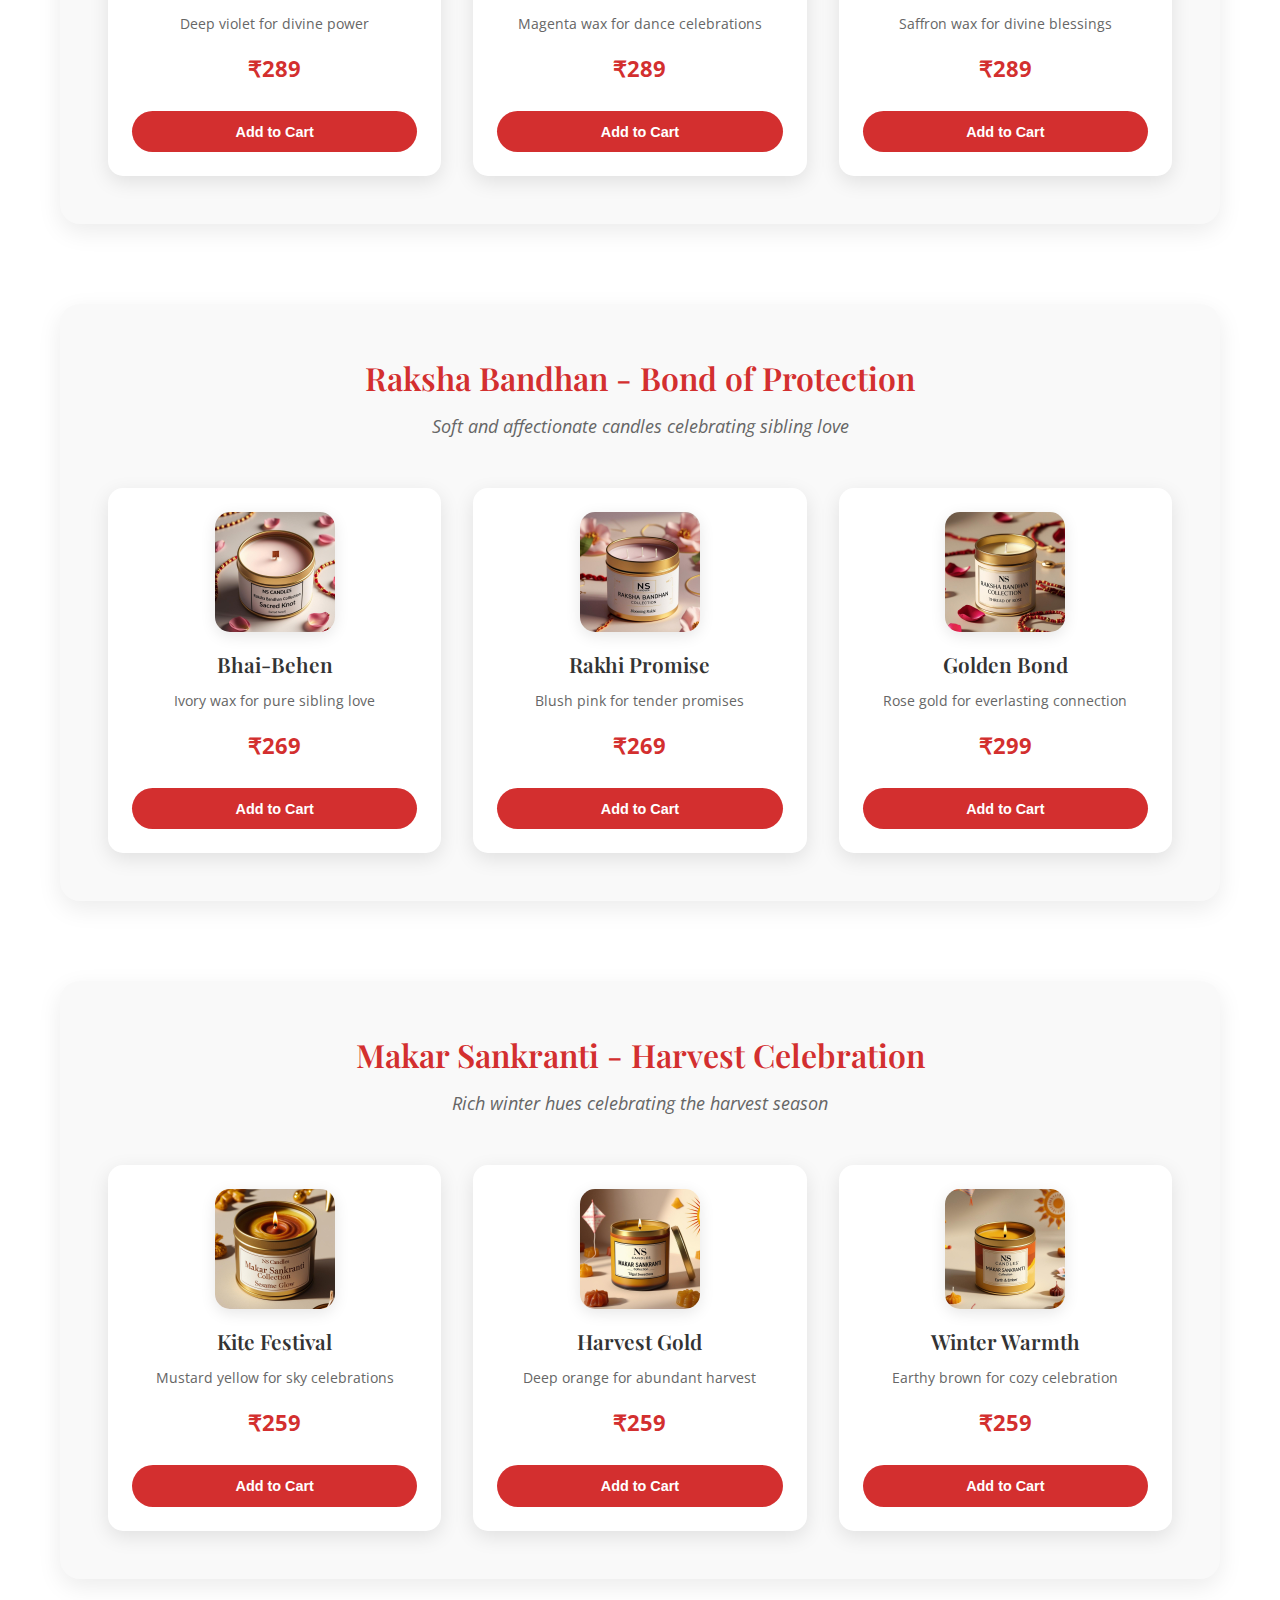
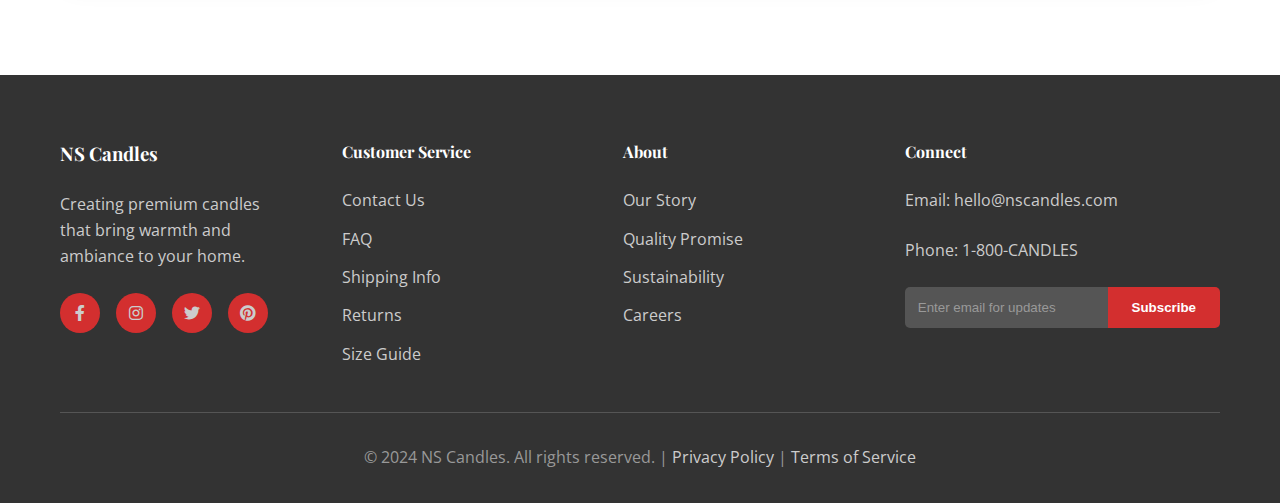
<file: occasions.html>
<!DOCTYPE html>
<html lang="en">
<head>
    <meta charset="UTF-8">
    <meta name="viewport" content="width=device-width, initial-scale=1.0">
    <title>Festival Special Collection | NS Candles</title>
    <link rel="stylesheet" href="styles.css">
    <link href="https://fonts.googleapis.com/css2?family=Open+Sans:wght@300;400;600;700&family=Playfair+Display:wght@400;600;700&display=swap" rel="stylesheet">
    <link rel="stylesheet" href="https://cdnjs.cloudflare.com/ajax/libs/font-awesome/6.0.0/css/all.min.css">
</head>
<body>
    <header class="header">
        <nav class="navbar">
            <div class="nav-container">
                <a href="index.html" class="logo">
                    <img src="images/logo.svg" alt="NS Candles" class="logo-img">
                    <span class="logo-text">NS Candles</span>
                </a>
                <ul class="nav-menu">
                    <li><a href="index.html">Home</a></li>
                    <li><a href="index.html#bestsellers">Bestsellers</a></li>
                    <li><a href="shop.html">Shop All</a></li>
                    <li><a href="occasions.html" class="active">Occasions</a></li>
                    <li><a href="about.html">About</a></li>
                    <li class="nav-cart">
                        <button class="cart-btn" id="cart-btn">
                            <i class="fas fa-shopping-bag"></i>
                            <span class="cart-count" id="cart-count">0</span>
                        </button>
                    </li>
                </ul>
                <button class="mobile-menu-btn">
                    <span></span>
                    <span></span>
                    <span></span>
                </button>
            </div>
        </nav>
    </header>

    <main>
        <!-- Header Spacer -->
        <div class="header-spacer"></div>
        
        <!-- Page Header -->
        <section class="page-header">
            <div class="container">
                <div class="breadcrumb">
                    <a href="index.html">Home</a>
                    <span class="breadcrumb-separator">/</span>
                    <span class="current-page">Festival Special Collection</span>
                </div>
                <h1>Festival Special Collection</h1>
                <p>Celebrate Indian festivals with our specially crafted themed candles that capture the essence of each celebration</p>
            </div>
        </section>

        <!-- Festival Collection Section -->
        <section class="festival-collection-section">
            <div class="container">
                <div class="section-intro">
                    <h2>Illuminate Every Celebration</h2>
                    <p>Each festival brings its own colors, emotions, and traditions. Our festival collection is specially designed to complement the spirit of India's most cherished celebrations with candles that reflect the authentic colors, fragrances, and cultural significance of each occasion.</p>
                </div>

                <!-- Festival Grid -->
                <div class="festival-grid">
                    <!-- Diwali Section -->
                    <div class="festival-section">
                        <div class="festival-header">
                            <h3>Diwali - Festival of Lights</h3>
                            <p>Illuminate your home with the warm glow of prosperity and joy</p>
                        </div>
                        <div class="festival-products">
                            <div class="festival-product">
                                <div class="product-image">
                                    <img src="images/festival/Diwali/Saffron Radiance.jpg" alt="Diwali Special Candle 1" onerror="this.src='images/candles/rose bouquet.png'">
                                </div>
                                <h4>Diwali Gold</h4>
                                <p>Deep saffron wax with gold accents</p>
                                <div class="product-price">₹299</div>
                                <button class="add-to-cart-btn" data-name="Diwali Gold" data-price="299" data-image="images/festival/Diwali/Saffron Radiance.jpg">Add to Cart</button>
                            </div>
                            <div class="festival-product">
                                <div class="product-image">
                                    <img src="images/festival/Diwali/Sandalwood Glow.jpg" alt="Diwali Special Candle 2" onerror="this.src='images/candles/lavender blossom.png'">
                                </div>
                                <h4>Diwali Maroon</h4>
                                <p>Rich maroon wax with traditional elegance</p>
                                <div class="product-price">₹299</div>
                                <button class="add-to-cart-btn" data-name="Diwali Maroon" data-price="299" data-image="images/festival/Diwali/Sandalwood Glow.jpg">Add to Cart</button>
                            </div>
                            <div class="festival-product">
                                <div class="product-image">
                                    <img src="images/festival/Diwali/Lotus Bliss.jpg" alt="Diwali Special Candle 3" onerror="this.src='images/candles/orchid essence.png'">
                                </div>
                                <h4>Diwali Prosperity</h4>
                                <p>Luxurious blend for abundance and wealth</p>
                                <div class="product-price">₹319</div>
                                <button class="add-to-cart-btn" data-name="Diwali Prosperity" data-price="319" data-image="images/festival/Diwali/Lotus Bliss.jpg">Add to Cart</button>
                            </div>
                        </div>
                    </div>

                    <!-- Ganesh Chaturthi Section -->
                    <div class="festival-section">
                        <div class="festival-header">
                            <h3>Ganesh Chaturthi - Lord of New Beginnings</h3>
                            <p>Welcome Bappa with warm and inviting fragrances</p>
                        </div>
                        <div class="festival-products">
                            <div class="festival-product">
                                <div class="product-image">
                                    <img src="images/festival/Ganpati/Floral Ganesh.jpg" alt="Ganpati Special Candle 1" onerror="this.src='images/candles/rose bouquet.png'">
                                </div>
                                <h4>Ganesha Blessings</h4>
                                <p>Deep rose wax for divine blessings</p>
                                <div class="product-price">₹289</div>
                                <button class="add-to-cart-btn" data-name="Ganesha Blessings" data-price="289" data-image="images/festival/Ganpati/Floral Ganesh.jpg">Add to Cart</button>
                            </div>
                            <div class="festival-product">
                                <div class="product-image">
                                    <img src="images/festival/Ganpati/Coconut Prasad.jpg" alt="Ganpati Special Candle 2" onerror="this.src='images/candles/gardenia bliss.png'">
                                </div>
                                <h4>Vighna Harta</h4>
                                <p>Saffron wax to remove obstacles</p>
                                <div class="product-price">₹289</div>
                                <button class="add-to-cart-btn" data-name="Vighna Harta" data-price="289" data-image="images/festival/Ganpati/Coconut Prasad.jpg">Add to Cart</button>
                            </div>
                            <div class="festival-product">
                                <div class="product-image">
                                    <img src="images/festival/Ganpati/Modak Delight.jpg" alt="Ganpati Special Candle 3" onerror="this.src='images/candles/jasmine dream.png'">
                                </div>
                                <h4>Modak Dreams</h4>
                                <p>Ivory wax with sweet inspiration</p>
                                <div class="product-price">₹289</div>
                                <button class="add-to-cart-btn" data-name="Modak Dreams" data-price="289" data-image="images/festival/Ganpati/Modak Delight.jpg">Add to Cart</button>
                            </div>
                        </div>
                    </div>

                    <!-- Holi Section -->
                    <div class="festival-section">
                        <div class="festival-header">
                            <h3>Holi - Festival of Colors</h3>
                            <p>Celebrate with vibrant colors and joyful fragrances</p>
                        </div>
                        <div class="festival-products">
                            <div class="festival-product">
                                <div class="product-image">
                                    <img src="images/festival/Holi/Color Rush.jpg" alt="Holi Special Candle 1" onerror="this.src='images/candles/sunflower glow.png'">
                                </div>
                                <h4>Rang Barse</h4>
                                <p>Multicolored wax celebration</p>
                                <div class="product-price">₹279</div>
                                <button class="add-to-cart-btn" data-name="Rang Barse" data-price="279" data-image="images/festival/Holi/Color Rush.jpg">Add to Cart</button>
                            </div>
                            <div class="festival-product">
                                <div class="product-image">
                                    <img src="images/festival/Holi/Gulal Burst.jpg" alt="Holi Special Candle 2" onerror="this.src='images/candles/marigold sunshine.png'">
                                </div>
                                <h4>Gulal Magic</h4>
                                <p>Vibrant festival spirit in wax</p>
                                <div class="product-price">₹279</div>
                                <button class="add-to-cart-btn" data-name="Gulal Magic" data-price="279" data-image="images/festival/Holi/Gulal Burst.jpg">Add to Cart</button>
                            </div>
                            <div class="festival-product">
                                <div class="product-image">
                                    <img src="images/festival/Holi/Rose Petals.jpg" alt="Holi Special Candle 3" onerror="this.src='images/candles/wildflower meadow.png'">
                                </div>
                                <h4>Spring Splash</h4>
                                <p>Fresh colors of spring celebration</p>
                                <div class="product-price">₹279</div>
                                <button class="add-to-cart-btn" data-name="Spring Splash" data-price="279" data-image="images/festival/Holi/Rose Petals.jpg">Add to Cart</button>
                            </div>
                        </div>
                    </div>

                    <!-- Navratri Section -->
                    <div class="festival-section">
                        <div class="festival-header">
                            <h3>Navratri - Nine Nights of Devotion</h3>
                            <p>Bold and vibrant colors for the goddess celebration</p>
                        </div>
                        <div class="festival-products">
                            <div class="festival-product">
                                <div class="product-image">
                                    <img src="images/festival/Navratri/Durga Bloom.jpg" alt="Navratri Special Candle 1" onerror="this.src='images/candles/violet mist.png'">
                                </div>
                                <h4>Durga Shakti</h4>
                                <p>Deep violet for divine power</p>
                                <div class="product-price">₹289</div>
                                <button class="add-to-cart-btn" data-name="Durga Shakti" data-price="289" data-image="images/festival/Navratri/Durga Bloom.jpg">Add to Cart</button>
                            </div>
                            <div class="festival-product">
                                <div class="product-image">
                                    <img src="images/festival/Navratri/Garba Nights.jpg" alt="Navratri Special Candle 2" onerror="this.src='images/candles/peony charm.png'">
                                </div>
                                <h4>Garba Nights</h4>
                                <p>Magenta wax for dance celebrations</p>
                                <div class="product-price">₹289</div>
                                <button class="add-to-cart-btn" data-name="Garba Nights" data-price="289" data-image="images/festival/Navratri/Garba Nights.jpg">Add to Cart</button>
                            </div>
                            <div class="festival-product">
                                <div class="product-image">
                                    <img src="images/festival/Navratri/Dandiya Rose.jpg" alt="Navratri Special Candle 3" onerror="this.src='images/candles/dahlia radiance.png'">
                                </div>
                                <h4>Jai Mata Di</h4>
                                <p>Saffron wax for divine blessings</p>
                                <div class="product-price">₹289</div>
                                <button class="add-to-cart-btn" data-name="Jai Mata Di" data-price="289" data-image="images/festival/Navratri/Dandiya Rose.jpg">Add to Cart</button>
                            </div>
                        </div>
                    </div>

                    <!-- Raksha Bandhan Section -->
                    <div class="festival-section">
                        <div class="festival-header">
                            <h3>Raksha Bandhan - Bond of Protection</h3>
                            <p>Soft and affectionate candles celebrating sibling love</p>
                        </div>
                        <div class="festival-products">
                            <div class="festival-product">
                                <div class="product-image">
                                    <img src="images/festival/Rakshabandhan/Sacred Knot.jpg" alt="Raksha Bandhan Special Candle 1" onerror="this.src='images/candles/lilac whisper.png'">
                                </div>
                                <h4>Bhai-Behen</h4>
                                <p>Ivory wax for pure sibling love</p>
                                <div class="product-price">₹269</div>
                                <button class="add-to-cart-btn" data-name="Bhai-Behen" data-price="269" data-image="images/festival/Rakshabandhan/Sacred Knot.jpg">Add to Cart</button>
                            </div>
                            <div class="festival-product">
                                <div class="product-image">
                                    <img src="images/festival/Rakshabandhan/Blooming Rakhi.jpg" alt="Raksha Bandhan Special Candle 2" onerror="this.src='images/candles/cherry blossom.png'">
                                </div>
                                <h4>Rakhi Promise</h4>
                                <p>Blush pink for tender promises</p>
                                <div class="product-price">₹269</div>
                                <button class="add-to-cart-btn" data-name="Rakhi Promise" data-price="269" data-image="images/festival/Rakshabandhan/Blooming Rakhi.jpg">Add to Cart</button>
                            </div>
                            <div class="festival-product">
                                <div class="product-image">
                                    <img src="images/festival/Rakshabandhan/Thread of Rose.jpg" alt="Raksha Bandhan Special Candle 3" onerror="this.src='images/candles/tuberose delight.png'">
                                </div>
                                <h4>Golden Bond</h4>
                                <p>Rose gold for everlasting connection</p>
                                <div class="product-price">₹299</div>
                                <button class="add-to-cart-btn" data-name="Golden Bond" data-price="299" data-image="images/festival/Rakshabandhan/Thread of Rose.jpg">Add to Cart</button>
                            </div>
                        </div>
                    </div>

                    <!-- Makar Sankranti Section -->
                    <div class="festival-section">
                        <div class="festival-header">
                            <h3>Makar Sankranti - Harvest Celebration</h3>
                            <p>Rich winter hues celebrating the harvest season</p>
                        </div>
                        <div class="festival-products">
                            <div class="festival-product">
                                <div class="product-image">
                                    <img src="images/festival/Makarsankranti/Sesame Glow.jpg" alt="Makar Sankranti Special Candle 1" onerror="this.src='images/candles/morning glory.png'">
                                </div>
                                <h4>Kite Festival</h4>
                                <p>Mustard yellow for sky celebrations</p>
                                <div class="product-price">₹259</div>
                                <button class="add-to-cart-btn" data-name="Kite Festival" data-price="259" data-image="images/festival/Makarsankranti/Sesame Glow.jpg">Add to Cart</button>
                            </div>
                            <div class="festival-product">
                                <div class="product-image">
                                    <img src="images/festival/Makarsankranti/Tilgul Sweetness.jpg" alt="Makar Sankranti Special Candle 2" onerror="this.src='images/candles/poppy fields.png'">
                                </div>
                                <h4>Harvest Gold</h4>
                                <p>Deep orange for abundant harvest</p>
                                <div class="product-price">₹259</div>
                                <button class="add-to-cart-btn" data-name="Harvest Gold" data-price="259" data-image="images/festival/Makarsankranti/Tilgul Sweetness.jpg">Add to Cart</button>
                            </div>
                            <div class="festival-product">
                                <div class="product-image">
                                    <img src="images/festival/Makarsankranti/Earth & Ember.jpg" alt="Makar Sankranti Special Candle 3" onerror="this.src='images/candles/lotus serenity.png'">
                                </div>
                                <h4>Winter Warmth</h4>
                                <p>Earthy brown for cozy celebration</p>
                                <div class="product-price">₹259</div>
                                <button class="add-to-cart-btn" data-name="Winter Warmth" data-price="259" data-image="images/festival/Makarsankranti/Earth & Ember.jpg">Add to Cart</button>
                            </div>
                        </div>
                    </div>
                </div>
            </div>
        </section>
    </main>

    <!-- Cart Modal -->
    <div id="cart-modal" class="modal">
        <div class="modal-content">
            <div class="modal-header">
                <h2><i class="fas fa-shopping-bag"></i> Shopping Cart</h2>
                <button class="close-btn" id="close-cart">&times;</button>
            </div>
            <div class="modal-body">
                <div id="cart-items"></div>
                <div class="cart-total">
                    <div class="total-row">
                        <span>Subtotal:</span>
                        <span>₹<span id="cart-subtotal">0</span></span>
                    </div>
                    <div class="total-row">
                        <span>Shipping:</span>
                        <span>₹<span id="cart-shipping">149</span></span>
                    </div>
                    <div class="total-row final-total">
                        <span>Total:</span>
                        <span>₹<span id="cart-total">149</span></span>
                    </div>
                </div>
            </div>
            <div class="modal-footer">
                <button class="btn btn-secondary" id="continue-shopping">Continue Shopping</button>
                <button class="btn btn-primary checkout-btn">Proceed to Checkout</button>
            </div>
        </div>
    </div>

    <footer class="footer">
        <div class="container">
            <div class="footer-content">
                <div class="footer-section">
                    <h3>NS Candles</h3>
                    <p>Creating premium candles that bring warmth and ambiance to your home.</p>
                    <div class="social-links">
                        <a href="#"><i class="fab fa-facebook-f"></i></a>
                        <a href="#"><i class="fab fa-instagram"></i></a>
                        <a href="#"><i class="fab fa-twitter"></i></a>
                        <a href="#"><i class="fab fa-pinterest"></i></a>
                    </div>
                </div>
                <div class="footer-section">
                    <h4>Customer Service</h4>
                    <ul>
                        <li><a href="#">Contact Us</a></li>
                        <li><a href="#">FAQ</a></li>
                        <li><a href="#">Shipping Info</a></li>
                        <li><a href="#">Returns</a></li>
                        <li><a href="#">Size Guide</a></li>
                    </ul>
                </div>
                <div class="footer-section">
                    <h4>About</h4>
                    <ul>
                        <li><a href="#">Our Story</a></li>
                        <li><a href="#">Quality Promise</a></li>
                        <li><a href="#">Sustainability</a></li>
                        <li><a href="#">Careers</a></li>
                    </ul>
                </div>
                <div class="footer-section">
                    <h4>Connect</h4>
                    <p>Email: hello@nscandles.com</p>
                    <p>Phone: 1-800-CANDLES</p>
                    <div class="newsletter">
                        <input type="email" placeholder="Enter email for updates">
                        <button>Subscribe</button>
                    </div>
                </div>
            </div>
            <div class="footer-bottom">
                <p>&copy; 2024 NS Candles. All rights reserved. | <a href="#">Privacy Policy</a> | <a href="#">Terms of Service</a></p>
            </div>
        </div>
    </footer>

    <script src="script.js"></script>
</body>
</html>
</file>
<file: styles.css>
/* Reset and Base Styles */
* {
    margin: 0;
    padding: 0;
    box-sizing: border-box;
}

body {
    font-family: 'Open Sans', sans-serif;
    line-height: 1.6;
    color: #333;
    background-color: #ffffff;
}

.container {
    max-width: 1200px;
    margin: 0 auto;
    padding: 0 20px;
}

/* Header Styles */
.header {
    background: #ffffff;
    box-shadow: 0 2px 10px rgba(0,0,0,0.1);
    position: fixed;
    width: 100%;
    top: 0;
    z-index: 1000;
}

.navbar {
    padding: 1rem 0;
}

.nav-container {
    display: flex;
    justify-content: space-between;
    align-items: center;
    max-width: 1200px;
    margin: 0 auto;
    padding: 0 20px;
}

.logo {
    display: flex;
    align-items: center;
    gap: 10px;
    text-decoration: none !important;
    transition: opacity 0.3s ease;
}

.logo:hover,
.logo:focus,
.logo:visited,
.logo:active {
    text-decoration: none !important;
    opacity: 0.8;
}

.logo-img {
    width: 40px;
    height: 40px;
}

.logo-text {
    font-family: 'Playfair Display', serif;
    font-size: 1.8rem;
    font-weight: 600;
    color: #d32f2f;
    text-decoration: none !important;
}

.logo .logo-text {
    text-decoration: none !important;
}

a.logo,
a.logo:hover,
a.logo:focus,
a.logo:visited,
a.logo:active {
    text-decoration: none !important;
}

a.logo .logo-text,
a.logo:hover .logo-text,
a.logo:focus .logo-text,
a.logo:visited .logo-text,
a.logo:active .logo-text {
    text-decoration: none !important;
}

.nav-menu {
    display: flex;
    list-style: none;
    gap: 2rem;
    align-items: center;
}

.nav-menu a {
    color: #333;
    text-decoration: none;
    font-weight: 500;
    transition: color 0.3s ease;
    padding: 0.5rem 0;
    position: relative;
}

.nav-menu a:hover {
    color: #d32f2f;
}

.nav-menu a.active {
    color: #d32f2f;
    font-weight: 600;
}

.nav-menu a.active::after {
    content: '';
    position: absolute;
    bottom: -5px;
    left: 0;
    right: 0;
    height: 2px;
    background: #d32f2f;
    border-radius: 1px;
}

.cart-btn {
    background: #d32f2f;
    color: white;
    border: none;
    padding: 0.8rem 1.5rem;
    border-radius: 25px;
    cursor: pointer;
    font-weight: 600;
    position: relative;
    transition: all 0.3s ease;
}

.cart-btn:hover {
    background: #b71c1c;
    transform: translateY(-2px);
}

.cart-count {
    background: white;
    color: #d32f2f;
    border-radius: 50%;
    width: 20px;
    height: 20px;
    display: inline-flex;
    align-items: center;
    justify-content: center;
    font-size: 0.8rem;
    font-weight: 700;
    margin-left: 0.5rem;
}

.mobile-menu-btn {
    display: none;
    flex-direction: column;
    background: none;
    border: none;
    cursor: pointer;
    gap: 3px;
}

.mobile-menu-btn span {
    width: 25px;
    height: 3px;
    background: #333;
    transition: 0.3s;
}

/* Shop page main content spacing */
body main {
    margin-top: 100px;
}

/* Header Spacer */
.header-spacer {
    height: 30px;
    width: 100%;
    background: transparent;
    display: block;
}

/* Page Header */
.page-header {
    margin-top: 0;
    padding: 4rem 0 2rem;
    background: linear-gradient(135deg, #f8f9fa 0%, #e9ecef 100%);
    text-align: center;
    position: relative;
    z-index: 1;
}

.breadcrumb {
    margin-bottom: 2rem;
    color: #666;
    font-size: 0.9rem;
}

.breadcrumb a {
    color: #d32f2f;
    text-decoration: none;
    transition: color 0.3s ease;
}

.breadcrumb a:hover {
    color: #b71c1c;
}

.breadcrumb-separator {
    margin: 0 0.5rem;
    color: #999;
}

.current-page {
    color: #666;
    font-weight: 500;
}

.page-header h1 {
    font-family: 'Playfair Display', serif;
    font-size: 3rem;
    font-weight: 700;
    color: #333;
    margin-bottom: 1rem;
}

.page-header p {
    font-size: 1.2rem;
    color: #666;
    max-width: 600px;
    margin: 0 auto;
}

/* Hero Section */
.hero-section {
    margin-top: 80px;
    position: relative;
}

.hero-banner {
    background: linear-gradient(135deg, #f8f9fa 0%, #e9ecef 100%);
    padding: 5rem 0 3rem;
    position: relative;
    overflow: hidden;
}

.hero-banner::before {
    content: '';
    position: absolute;
    top: 0;
    left: 0;
    right: 0;
    bottom: 0;
    background: url('data:image/svg+xml,<svg xmlns="http://www.w3.org/2000/svg" viewBox="0 0 100 100"><circle cx="20" cy="20" r="2" fill="%23d32f2f" opacity="0.1"/><circle cx="80" cy="60" r="1.5" fill="%23d32f2f" opacity="0.1"/><circle cx="60" cy="80" r="1" fill="%23d32f2f" opacity="0.1"/></svg>');
    pointer-events: none;
}

.hero-badge {
    display: inline-block;
    background: linear-gradient(135deg, #d32f2f, #b71c1c);
    color: white;
    padding: 0.5rem 1rem;
    border-radius: 20px;
    font-size: 0.9rem;
    font-weight: 600;
    margin-bottom: 1rem;
    box-shadow: 0 4px 15px rgba(211,47,47,0.3);
}

.highlight {
    color: #d32f2f;
}

.hero-stats {
    display: flex;
    gap: 2rem;
    margin: 2rem 0;
}

.stat {
    text-align: center;
}

.stat strong {
    display: block;
    font-size: 2rem;
    font-weight: 700;
    color: #d32f2f;
    margin-bottom: 0.5rem;
}

.stat span {
    font-size: 0.9rem;
    color: #666;
    font-weight: 500;
}

.hero-actions {
    display: flex;
    gap: 1rem;
    margin-top: 2rem;
}

.cta-btn.secondary {
    background: transparent;
    color: #d32f2f;
    border: 2px solid #d32f2f;
}

.cta-btn.secondary:hover {
    background: #d32f2f;
    color: white;
}

.hero-candles-showcase {
    position: relative;
    display: flex;
    align-items: center;
    justify-content: center;
    height: 500px;
    perspective: 1000px;
}

.featured-candle {
    position: absolute;
    border-radius: 20px;
    background: linear-gradient(135deg, #ffffff 0%, #f8f9fa 100%);
    box-shadow: 0 20px 60px rgba(211, 47, 47, 0.15), 0 8px 25px rgba(0,0,0,0.08);
    transition: all 0.4s cubic-bezier(0.175, 0.885, 0.32, 1.275);
    border: 1px solid rgba(211, 47, 47, 0.08);
    overflow: hidden;
}

.featured-candle::before {
    content: '';
    position: absolute;
    top: 0;
    left: 0;
    right: 0;
    height: 3px;
    background: linear-gradient(90deg, #d32f2f, #ff6b6b, #d32f2f);
    opacity: 0;
    transition: opacity 0.3s ease;
}

.featured-candle:hover::before {
    opacity: 1;
}

.featured-candle.main {
    z-index: 3;
    padding: 1.2rem 1rem 0.5rem;
    transform: scale(1.15) translateY(-10px);
    background: linear-gradient(135deg, #ffffff 0%, #fff5f5 100%);
    box-shadow: 0 25px 80px rgba(211, 47, 47, 0.25), 0 15px 35px rgba(0,0,0,0.12);
}

.featured-candle.main:hover {
    transform: scale(1.2) translateY(-15px) rotateY(5deg);
    box-shadow: 0 30px 100px rgba(211, 47, 47, 0.3), 0 20px 40px rgba(0,0,0,0.15);
}

.featured-candle.secondary {
    z-index: 2;
    right: -30px;
    top: 40px;
    padding: 0.8rem 0.8rem 0.3rem;
    transform: scale(0.85) rotate(8deg);
    background: linear-gradient(135deg, #f8f9fa 0%, #e9ecef 100%);
}

.featured-candle.secondary:hover {
    transform: scale(0.9) rotate(3deg) translateY(-5px);
    box-shadow: 0 15px 40px rgba(211, 47, 47, 0.2), 0 8px 25px rgba(0,0,0,0.1);
}

.featured-candle.tertiary {
    z-index: 1;
    left: -30px;
    bottom: 40px;
    padding: 0.8rem 0.8rem 0.3rem;
    transform: scale(0.75) rotate(-8deg);
    background: linear-gradient(135deg, #f1f3f4 0%, #e8eaf6 100%);
}

.featured-candle.tertiary:hover {
    transform: scale(0.8) rotate(-3deg) translateY(-5px);
    box-shadow: 0 15px 40px rgba(211, 47, 47, 0.2), 0 8px 25px rgba(0,0,0,0.1);
}

.featured-candle img {
    width: 180px;
    height: 220px;
    object-fit: contain;
    transition: all 0.3s ease;
    filter: drop-shadow(0 4px 8px rgba(0,0,0,0.1));
}

.featured-candle:hover img {
    filter: drop-shadow(0 6px 12px rgba(0,0,0,0.15));
    transform: scale(1.05);
}

.candle-info {
    text-align: center;
    position: relative;
    padding: 0;
    margin: 0;
}

.candle-info h3 {
    margin: 0.3rem 0 0.1rem;
    font-family: 'Playfair Display', serif;
    color: #666;
    font-size: 0.9rem;
    font-weight: 500;
    letter-spacing: 0.3px;
    opacity: 0.8;
    padding: 0;
}

.candle-info p {
    color: #d32f2f;
    font-weight: 600;
    font-size: 0.85rem;
    margin: 0;
    padding: 0;
    opacity: 0.7;
    background: none;
    -webkit-background-clip: unset;
    -webkit-text-fill-color: unset;
    background-clip: unset;
}

/* Add floating animation */
@keyframes float {
    0%, 100% { transform: scale(1.15) translateY(-10px); }
    50% { transform: scale(1.15) translateY(-18px); }
}

@keyframes floatSecondary {
    0%, 100% { transform: scale(0.85) rotate(8deg) translateY(0px); }
    50% { transform: scale(0.85) rotate(8deg) translateY(-5px); }
}

@keyframes floatTertiary {
    0%, 100% { transform: scale(0.75) rotate(-8deg) translateY(0px); }
    50% { transform: scale(0.75) rotate(-8deg) translateY(-5px); }
}

.featured-candle.main {
    animation: float 4s ease-in-out infinite;
}

.featured-candle.secondary {
    animation: floatSecondary 5s ease-in-out infinite;
    animation-delay: -1s;
}

.featured-candle.tertiary {
    animation: floatTertiary 6s ease-in-out infinite;
    animation-delay: -2s;
}

.promo-banner {
    background: #333;
    color: white;
    padding: 1rem 0;
}

.promo-banner .container {
    display: flex;
    justify-content: space-around;
    align-items: center;
}

.promo-content {
    display: flex;
    align-items: center;
    gap: 0.5rem;
    font-size: 0.9rem;
    font-weight: 500;
}

.promo-content i {
    color: #d32f2f;
    font-size: 1.2rem;
}

/* Bestsellers Section */
.bestsellers-section {
    padding: 6rem 0;
    background: white;
}

.bestsellers-grid {
    display: grid;
    grid-template-columns: 2fr 1fr 1fr;
    gap: 2rem;
    max-width: 1200px;
    margin: 0 auto;
}

.bestseller-card {
    background: white;
    border-radius: 20px;
    box-shadow: 0 8px 30px rgba(0,0,0,0.1);
    overflow: hidden;
    transition: all 0.3s ease;
    position: relative;
}

.bestseller-card:hover {
    transform: translateY(-8px);
    box-shadow: 0 20px 40px rgba(0,0,0,0.15);
}

.bestseller-card.featured {
    grid-row: span 1;
}

.bestseller-badge {
    position: absolute;
    top: 1rem;
    left: 1rem;
    background: #d32f2f;
    color: white;
    padding: 0.4rem 0.8rem;
    border-radius: 15px;
    font-size: 0.8rem;
    font-weight: 600;
    z-index: 10;
    box-shadow: 0 2px 10px rgba(211,47,47,0.3);
}

.bestseller-card .candle-image {
    height: 280px;
    background: linear-gradient(135deg, #f8f9fa 0%, #e9ecef 100%);
    display: flex;
    align-items: center;
    justify-content: center;
    padding: 2rem;
}

.bestseller-card.featured .candle-image {
    height: 320px;
}

.bestseller-card .candle-image img {
    height: 200px;
    width: auto;
    object-fit: contain;
    transition: transform 0.3s ease;
}

.bestseller-card:hover .candle-image img {
    transform: scale(1.05);
}

.bestseller-info {
    padding: 2rem;
}

.bestseller-info h4 {
    font-family: 'Playfair Display', serif;
    font-size: 1.4rem;
    font-weight: 600;
    margin-bottom: 0.5rem;
    color: #333;
}

.rating {
    display: flex;
    align-items: center;
    gap: 0.2rem;
    margin-bottom: 1rem;
}

.rating i {
    color: #ffd700;
    font-size: 0.9rem;
}

.rating .rating-count {
    margin-left: 0.5rem;
    color: #666;
    font-size: 0.9rem;
}

.bestseller-info .price {
    font-size: 1.6rem;
    font-weight: 700;
    color: #d32f2f;
    margin-bottom: 1.5rem;
}

.hero-content {
    display: grid;
    grid-template-columns: 1fr 1fr;
    gap: 4rem;
    align-items: center;
    max-width: 1200px;
    margin: 0 auto;
    padding: 0 20px;
}

.hero-text h1 {
    font-family: 'Playfair Display', serif;
    font-size: 3.5rem;
    font-weight: 700;
    color: #333;
    margin-bottom: 1.5rem;
    line-height: 1.2;
}

.hero-text p {
    font-size: 1.2rem;
    color: #666;
    margin-bottom: 2rem;
    line-height: 1.6;
}

.hero-features {
    display: flex;
    gap: 2rem;
    margin-bottom: 2.5rem;
}

.feature {
    display: flex;
    align-items: center;
    gap: 0.5rem;
    color: #555;
}

.feature i {
    color: #d32f2f;
    font-size: 1.2rem;
}

.cta-btn {
    background: #d32f2f;
    color: white;
    padding: 1.2rem 2.5rem;
    border-radius: 50px;
    text-decoration: none;
    font-weight: 600;
    font-size: 1.1rem;
    transition: all 0.3s ease;
    display: inline-block;
}

.cta-btn:hover {
    background: #b71c1c;
    transform: translateY(-3px);
    box-shadow: 0 8px 25px rgba(211,47,47,0.3);
}

.product-showcase {
    display: flex;
    justify-content: center;
    align-items: center;
    padding: 2rem;
    background: radial-gradient(ellipse at center, rgba(255,255,255,0.8) 0%, transparent 70%);
}

.candle-product {
    position: relative;
    transform: scale(1.2);
    animation: floatCandle 6s ease-in-out infinite;
}

@keyframes floatCandle {
    0%, 100% { transform: scale(1.2) translateY(0px); }
    50% { transform: scale(1.2) translateY(-10px); }
}

.candle-jar {
    position: relative;
    width: 220px;
    height: 320px;
    filter: drop-shadow(0 20px 40px rgba(0,0,0,0.3));
}

.jar-body {
    width: 200px;
    height: 280px;
    background: 
        linear-gradient(135deg, rgba(255,255,255,0.9) 0%, rgba(240,240,240,0.95) 100%),
        linear-gradient(90deg, transparent 0%, rgba(255,255,255,0.4) 20%, rgba(255,255,255,0.1) 40%, transparent 60%, rgba(255,255,255,0.3) 80%, transparent 100%);
    border: 3px solid rgba(200,200,200,0.8);
    border-radius: 25px;
    position: absolute;
    bottom: 20px;
    left: 10px;
    box-shadow: 
        inset -10px 0 30px rgba(0,0,0,0.1),
        inset 10px 0 30px rgba(255,255,255,0.3),
        0 15px 40px rgba(0,0,0,0.2),
        0 5px 15px rgba(0,0,0,0.1);
    backdrop-filter: blur(2px);
    overflow: hidden;
}

.jar-body::before {
    content: '';
    position: absolute;
    top: 0;
    left: 0;
    right: 0;
    bottom: 0;
    background: 
        radial-gradient(ellipse at 30% 20%, rgba(255,255,255,0.6) 0%, transparent 40%),
        linear-gradient(145deg, transparent 0%, rgba(255,255,255,0.2) 30%, transparent 70%);
    border-radius: 22px;
}

.jar-body::after {
    content: '';
    position: absolute;
    top: 30px;
    left: 15px;
    right: 15px;
    bottom: 40px;
    background: linear-gradient(135deg, #ffeaa7 0%, #fdcb6e 100%);
    border-radius: 18px 18px 60px 60px;
    box-shadow: 
        inset 0 0 20px rgba(0,0,0,0.1),
        inset 0 10px 15px rgba(255,255,255,0.2);
}

.jar-lid {
    width: 210px;
    height: 45px;
    background: 
        linear-gradient(135deg, #8d6e63 0%, #6d4c41 50%, #5d4037 100%),
        radial-gradient(ellipse at 50% 30%, rgba(255,255,255,0.3) 0%, transparent 50%);
    border-radius: 25px;
    position: absolute;
    top: 0;
    left: 5px;
    box-shadow: 
        0 8px 20px rgba(0,0,0,0.3),
        inset 0 2px 5px rgba(255,255,255,0.2),
        inset 0 -2px 5px rgba(0,0,0,0.1);
    border: 1px solid rgba(77,64,52,0.8);
}

.jar-lid::before {
    content: '';
    position: absolute;
    top: 8px;
    left: 15px;
    right: 15px;
    height: 20px;
    background: linear-gradient(90deg, transparent 0%, rgba(255,255,255,0.3) 30%, rgba(255,255,255,0.1) 50%, rgba(255,255,255,0.3) 70%, transparent 100%);
    border-radius: 15px;
}

.custom-label {
    position: absolute;
    top: 90px;
    left: 40px;
    width: 140px;
    height: 140px;
    background: 
        linear-gradient(135deg, #ffffff 0%, #f8f9fa 100%);
    border-radius: 15px;
    border: 2px solid rgba(224,224,224,0.8);
    display: flex;
    flex-direction: column;
    align-items: center;
    justify-content: center;
    box-shadow: 
        0 6px 20px rgba(0,0,0,0.15),
        inset 0 1px 3px rgba(255,255,255,0.7);
    z-index: 10;
}

.label-photo {
    width: 80px;
    height: 80px;
    background: 
        radial-gradient(circle at 30% 30%, #ffcdd2 0%, #f8bbd9 70%, #e1bee7 100%);
    border-radius: 50%;
    margin-bottom: 12px;
    position: relative;
    box-shadow: 
        0 4px 12px rgba(0,0,0,0.1),
        inset 0 2px 4px rgba(255,255,255,0.3);
    border: 2px solid rgba(255,255,255,0.8);
}

.label-photo::after {
    content: '📸';
    position: absolute;
    top: 50%;
    left: 50%;
    transform: translate(-50%, -50%);
    font-size: 2rem;
    filter: drop-shadow(0 2px 4px rgba(0,0,0,0.2));
}

.label-text {
    font-size: 0.9rem;
    color: #666;
    text-align: center;
    font-weight: 600;
    text-shadow: 0 1px 2px rgba(255,255,255,0.8);
}

/* How It Works Section */
.how-it-works {
    padding: 6rem 0;
    background: white;
}

.section-header {
    text-align: center;
    margin-bottom: 4rem;
}

.section-header h2 {
    font-family: 'Playfair Display', serif;
    font-size: 2.8rem;
    font-weight: 600;
    color: #333;
    margin-bottom: 1rem;
}

.section-header p {
    font-size: 1.2rem;
    color: #666;
    max-width: 600px;
    margin: 0 auto;
}

.steps-grid {
    display: grid;
    grid-template-columns: repeat(3, 1fr);
    gap: 3rem;
    max-width: 1000px;
    margin: 0 auto;
}

.step {
    text-align: center;
    padding: 2rem;
    position: relative;
}

.step-number {
    position: absolute;
    top: -20px;
    left: 50%;
    transform: translateX(-50%);
    width: 40px;
    height: 40px;
    background: #d32f2f;
    color: white;
    border-radius: 50%;
    display: flex;
    align-items: center;
    justify-content: center;
    font-weight: 700;
    font-size: 1.2rem;
    box-shadow: 0 4px 15px rgba(211,47,47,0.3);
}

.step-icon {
    background: #f5f5f5;
    width: 80px;
    height: 80px;
    border-radius: 50%;
    display: flex;
    align-items: center;
    justify-content: center;
    margin: 2rem auto 1.5rem;
}

.step-icon i {
    font-size: 2rem;
    color: #d32f2f;
}

.step h3 {
    font-family: 'Playfair Display', serif;
    font-size: 1.5rem;
    font-weight: 600;
    margin-bottom: 1rem;
    color: #333;
}

.step p {
    color: #666;
    line-height: 1.6;
}

/* Personalization Section */
.personalization-section {
    padding: 6rem 0;
    background: #f9f9f9;
}

.personalization-header {
    text-align: center;
    margin-bottom: 4rem;
}

.personalization-header h2 {
    font-family: 'Playfair Display', serif;
    font-size: 2.8rem;
    font-weight: 600;
    color: #333;
    margin-bottom: 3rem;
}

.progress-bar {
    display: flex;
    justify-content: center;
    align-items: center;
    gap: 2rem;
    margin-bottom: 2rem;
}

.progress-step {
    display: flex;
    flex-direction: column;
    align-items: center;
    gap: 0.5rem;
    opacity: 0.5;
    transition: all 0.3s ease;
}

.progress-step.active {
    opacity: 1;
}

.step-num {
    width: 40px;
    height: 40px;
    border-radius: 50%;
    background: #e0e0e0;
    color: #666;
    display: flex;
    align-items: center;
    justify-content: center;
    font-weight: 700;
    transition: all 0.3s ease;
}

.progress-step.active .step-num {
    background: #d32f2f;
    color: white;
}

.step-label {
    font-size: 0.9rem;
    font-weight: 600;
    color: #666;
}

.progress-step.active .step-label {
    color: #d32f2f;
}

.customization-step {
    display: none;
}

.customization-step.active {
    display: block;
}

.step-content {
    display: grid;
    grid-template-columns: 2fr 1fr;
    gap: 4rem;
    margin-bottom: 3rem;
}

.candle-options h3 {
    font-family: 'Playfair Display', serif;
    font-size: 1.8rem;
    font-weight: 600;
    margin-bottom: 2rem;
    color: #333;
}

.size-grid {
    display: grid;
    grid-template-columns: repeat(3, 1fr);
    gap: 1.5rem;
    margin-bottom: 3rem;
}

.size-option {
    background: white;
    border: 2px solid #e0e0e0;
    border-radius: 15px;
    padding: 1.5rem;
    text-align: center;
    cursor: pointer;
    transition: all 0.3s ease;
}

.size-option:hover,
.size-option.active {
    border-color: #d32f2f;
    box-shadow: 0 8px 25px rgba(211,47,47,0.1);
}

.size-visual {
    margin: 0 auto 1rem;
    position: relative;
    transition: all 0.3s ease;
}

.size-visual::before {
    content: '';
    position: absolute;
    top: -8px;
    left: 50%;
    transform: translateX(-50%);
    width: calc(100% + 10px);
    height: 15px;
    background: linear-gradient(135deg, #8d6e63 0%, #5d4037 100%);
    border-radius: 10px;
    box-shadow: 
        0 3px 8px rgba(0,0,0,0.2),
        inset 0 1px 2px rgba(255,255,255,0.2);
}

.size-visual::after {
    content: '';
    position: absolute;
    top: 5px;
    left: 5px;
    right: 5px;
    height: 60%;
    background: linear-gradient(135deg, #ffeaa7 0%, #fdcb6e 100%);
    border-radius: 5px 5px 20px 20px;
    box-shadow: 
        inset 0 0 10px rgba(0,0,0,0.1),
        inset 0 5px 8px rgba(255,255,255,0.2);
}

.small-candle {
    width: 45px;
    height: 65px;
    background: 
        linear-gradient(135deg, rgba(255,255,255,0.9) 0%, rgba(240,240,240,0.95) 100%),
        linear-gradient(90deg, transparent 0%, rgba(255,255,255,0.3) 30%, transparent 70%);
    border: 2px solid rgba(200,200,200,0.6);
    border-radius: 8px 8px 25px 25px;
    box-shadow: 
        0 4px 12px rgba(0,0,0,0.15),
        inset 2px 0 8px rgba(255,255,255,0.3),
        inset -2px 0 8px rgba(0,0,0,0.05);
}

.medium-candle {
    width: 60px;
    height: 80px;
    background: 
        linear-gradient(135deg, rgba(255,255,255,0.9) 0%, rgba(240,240,240,0.95) 100%),
        linear-gradient(90deg, transparent 0%, rgba(255,255,255,0.3) 30%, transparent 70%);
    border: 2px solid rgba(200,200,200,0.6);
    border-radius: 10px 10px 30px 30px;
    box-shadow: 
        0 4px 15px rgba(0,0,0,0.15),
        inset 2px 0 10px rgba(255,255,255,0.3),
        inset -2px 0 10px rgba(0,0,0,0.05);
}

.large-candle {
    width: 75px;
    height: 95px;
    background: 
        linear-gradient(135deg, rgba(255,255,255,0.9) 0%, rgba(240,240,240,0.95) 100%),
        linear-gradient(90deg, transparent 0%, rgba(255,255,255,0.3) 30%, transparent 70%);
    border: 2px solid rgba(200,200,200,0.6);
    border-radius: 12px 12px 35px 35px;
    box-shadow: 
        0 4px 18px rgba(0,0,0,0.15),
        inset 3px 0 12px rgba(255,255,255,0.3),
        inset -3px 0 12px rgba(0,0,0,0.05);
}

.size-option h4 {
    font-weight: 600;
    color: #333;
    margin-bottom: 0.5rem;
}

.size-option p {
    color: #666;
    font-size: 0.9rem;
    margin-bottom: 1rem;
}

.price {
    font-weight: 700;
    color: #d32f2f;
    font-size: 1.1rem;
}

.fragrance-grid {
    display: grid;
    grid-template-columns: repeat(3, 1fr);
    gap: 1rem;
}

.fragrance-option {
    background: white;
    border: 2px solid #e0e0e0;
    border-radius: 10px;
    padding: 1rem;
    display: flex;
    align-items: center;
    gap: 1rem;
    cursor: pointer;
    transition: all 0.3s ease;
}

.fragrance-option:hover,
.fragrance-option.active {
    border-color: #d32f2f;
    box-shadow: 0 4px 15px rgba(211,47,47,0.1);
}

.fragrance-color {
    width: 35px;
    height: 35px;
    border-radius: 50%;
    border: 2px solid rgba(224,224,224,0.8);
    position: relative;
    box-shadow: 
        0 3px 8px rgba(0,0,0,0.1),
        inset 0 2px 4px rgba(255,255,255,0.3);
    transition: all 0.3s ease;
}

.fragrance-color::after {
    content: '';
    position: absolute;
    top: 3px;
    left: 3px;
    right: 3px;
    bottom: 3px;
    border-radius: 50%;
    background: radial-gradient(circle at 30% 30%, rgba(255,255,255,0.4) 0%, transparent 70%);
}

.fragrance-option span {
    font-weight: 500;
    color: #333;
}

/* Preview Panel */
.preview-panel {
    background: white;
    border-radius: 20px;
    padding: 2rem;
    box-shadow: 0 10px 30px rgba(0,0,0,0.1);
    height: fit-content;
    position: sticky;
    top: 120px;
}

.preview-container h3 {
    font-family: 'Playfair Display', serif;
    font-size: 1.5rem;
    font-weight: 600;
    margin-bottom: 2rem;
    color: #333;
    text-align: center;
}

.candle-preview {
    display: flex;
    justify-content: center;
    margin-bottom: 2rem;
}

.preview-candle {
    position: relative;
    transform: scale(0.8);
}

.small-preview {
    width: 120px;
    height: 160px;
}

.medium-preview {
    width: 140px;
    height: 180px;
}

.large-preview {
    width: 160px;
    height: 200px;
}

.preview-jar {
    width: 100%;
    height: 100%;
    background: 
        linear-gradient(135deg, rgba(255,255,255,0.95) 0%, rgba(240,240,240,0.98) 100%),
        linear-gradient(90deg, transparent 0%, rgba(255,255,255,0.4) 20%, rgba(255,255,255,0.1) 40%, transparent 60%, rgba(255,255,255,0.3) 80%, transparent 100%);
    border: 2px solid rgba(200,200,200,0.7);
    border-radius: 18px;
    position: relative;
    box-shadow: 
        inset -8px 0 25px rgba(0,0,0,0.1),
        inset 8px 0 25px rgba(255,255,255,0.3),
        0 10px 30px rgba(0,0,0,0.15);
    overflow: hidden;
}

.preview-jar::before {
    content: '';
    position: absolute;
    top: 0;
    left: 0;
    right: 0;
    bottom: 0;
    background: 
        radial-gradient(ellipse at 25% 15%, rgba(255,255,255,0.6) 0%, transparent 40%),
        linear-gradient(145deg, transparent 0%, rgba(255,255,255,0.2) 30%, transparent 70%);
    border-radius: 16px;
    z-index: 10;
}

.preview-wax {
    position: absolute;
    top: 25px;
    left: 12px;
    right: 12px;
    height: 60%;
    border-radius: 10px 10px 45px 45px;
    transition: all 0.5s ease;
    box-shadow: 
        inset 0 0 15px rgba(0,0,0,0.1),
        inset 0 8px 12px rgba(255,255,255,0.2);
    z-index: 5;
}

.vanilla-cupcake { background: linear-gradient(135deg, #ffeaa7 0%, #fdcb6e 100%); }
.clean-cotton { background: linear-gradient(135deg, #ffffff 0%, #f1f2f6 100%); }
.lavender-spa { background: linear-gradient(135deg, #e17055 0%, #d63031 100%); }
.autumn-wreath { background: linear-gradient(135deg, #00b894 0%, #00cec9 100%); }
.beach-walk { background: linear-gradient(135deg, #74b9ff 0%, #0984e3 100%); }
.pink-cherry { background: linear-gradient(135deg, #fd79a8 0%, #e84393 100%); }

.preview-label {
    position: absolute;
    bottom: 18px;
    left: 18px;
    right: 18px;
    height: 85px;
    background: 
        linear-gradient(135deg, #ffffff 0%, #f8f9fa 100%);
    border: 1px solid rgba(224,224,224,0.8);
    border-radius: 10px;
    display: flex;
    flex-direction: column;
    align-items: center;
    justify-content: center;
    box-shadow: 
        0 4px 15px rgba(0,0,0,0.12),
        inset 0 1px 3px rgba(255,255,255,0.7);
    z-index: 15;
}

.label-placeholder {
    display: flex;
    flex-direction: column;
    align-items: center;
    gap: 0.5rem;
    color: #999;
    font-size: 0.8rem;
}

.label-placeholder i {
    font-size: 1.5rem;
}

.preview-info {
    text-align: center;
}

.preview-info h4 {
    font-weight: 600;
    color: #333;
    margin-bottom: 1rem;
}

.preview-price {
    font-size: 1.8rem;
    font-weight: 700;
    color: #d32f2f;
}

/* Photo Upload Section */
.photo-message-section {
    display: grid;
    grid-template-columns: 1fr 1fr;
    gap: 3rem;
}

.photo-upload h3,
.message-section h3 {
    font-family: 'Playfair Display', serif;
    font-size: 1.8rem;
    font-weight: 600;
    margin-bottom: 2rem;
    color: #333;
}

.upload-area {
    border: 2px dashed #d32f2f;
    border-radius: 15px;
    padding: 3rem 2rem;
    text-align: center;
    cursor: pointer;
    transition: all 0.3s ease;
    background: #fff;
    margin-bottom: 2rem;
}

.upload-area:hover {
    background: #fafafa;
    border-color: #b71c1c;
}

.upload-placeholder i {
    font-size: 3rem;
    color: #d32f2f;
    margin-bottom: 1rem;
}

.upload-placeholder p {
    font-size: 1.1rem;
    color: #333;
    margin-bottom: 0.5rem;
}

.upload-placeholder small {
    color: #666;
}

.photo-tips {
    background: #f9f9f9;
    padding: 1.5rem;
    border-radius: 10px;
}

.photo-tips h4 {
    color: #333;
    margin-bottom: 1rem;
}

.photo-tips ul {
    list-style: none;
}

.photo-tips li {
    color: #666;
    margin-bottom: 0.5rem;
    position: relative;
    padding-left: 1.5rem;
}

.photo-tips li::before {
    content: '✓';
    position: absolute;
    left: 0;
    color: #d32f2f;
    font-weight: bold;
}

.message-input {
    margin-bottom: 2rem;
}

.message-input textarea {
    width: 100%;
    height: 120px;
    border: 2px solid #e0e0e0;
    border-radius: 10px;
    padding: 1rem;
    font-family: inherit;
    resize: vertical;
    transition: border-color 0.3s ease;
}

.message-input textarea:focus {
    outline: none;
    border-color: #d32f2f;
}

.char-counter {
    text-align: right;
    color: #666;
    font-size: 0.9rem;
    margin-top: 0.5rem;
}

.message-templates h4 {
    color: #333;
    margin-bottom: 1rem;
}

.template-buttons {
    display: grid;
    grid-template-columns: 1fr 1fr;
    gap: 0.8rem;
}

.template-btn {
    background: white;
    border: 1px solid #e0e0e0;
    border-radius: 8px;
    padding: 0.8rem 1rem;
    cursor: pointer;
    transition: all 0.3s ease;
    font-size: 0.9rem;
}

.template-btn:hover {
    border-color: #d32f2f;
    color: #d32f2f;
}

/* Step Actions */
.step-actions {
    display: flex;
    justify-content: center;
    gap: 1rem;
    padding: 2rem 0;
}

.btn {
    padding: 1rem 2rem;
    border-radius: 50px;
    font-weight: 600;
    font-size: 1rem;
    cursor: pointer;
    transition: all 0.3s ease;
    border: none;
    text-decoration: none;
    display: inline-block;
}

.btn-primary {
    background: #d32f2f;
    color: white;
}

.btn-primary:hover {
    background: #b71c1c;
    transform: translateY(-2px);
    box-shadow: 0 8px 25px rgba(211,47,47,0.3);
}

.btn-secondary {
    background: white;
    color: #333;
    border: 2px solid #e0e0e0;
}

.btn-secondary:hover {
    border-color: #d32f2f;
    color: #d32f2f;
}

/* Order Summary */
.order-summary {
    background: white;
    border-radius: 15px;
    padding: 2rem;
    margin-bottom: 2rem;
    box-shadow: 0 8px 25px rgba(0,0,0,0.1);
}

.order-summary h3 {
    font-family: 'Playfair Display', serif;
    font-size: 1.8rem;
    font-weight: 600;
    margin-bottom: 2rem;
    color: #333;
}

.summary-item {
    display: flex;
    gap: 2rem;
    margin-bottom: 2rem;
    padding-bottom: 2rem;
    border-bottom: 1px solid #e0e0e0;
}

.mini-candle-preview {
    width: 80px;
    height: 100px;
    background: linear-gradient(135deg, #ffffff 0%, #f5f5f5 100%);
    border: 2px solid #e0e0e0;
    border-radius: 10px;
    box-shadow: 0 4px 15px rgba(0,0,0,0.1);
}

.item-details h4 {
    font-weight: 600;
    color: #333;
    margin-bottom: 0.5rem;
}

.item-details p {
    color: #666;
    margin-bottom: 1rem;
}

.item-price {
    font-size: 1.5rem;
    font-weight: 700;
    color: #d32f2f;
}

.pricing-breakdown {
    space-y: 1rem;
}

.price-row {
    display: flex;
    justify-content: space-between;
    padding: 0.5rem 0;
    border-bottom: 1px solid #f0f0f0;
}

.price-row.total {
    font-size: 1.2rem;
    font-weight: 700;
    color: #333;
    border-top: 2px solid #d32f2f;
    border-bottom: none;
    padding-top: 1rem;
    margin-top: 1rem;
}

.delivery-info {
    background: white;
    border-radius: 15px;
    padding: 2rem;
    box-shadow: 0 8px 25px rgba(0,0,0,0.1);
}

.delivery-info h3 {
    font-family: 'Playfair Display', serif;
    font-size: 1.8rem;
    font-weight: 600;
    margin-bottom: 2rem;
    color: #333;
}

.delivery-option {
    display: flex;
    align-items: center;
    gap: 1rem;
    padding: 1.5rem;
    border: 2px solid #e0e0e0;
    border-radius: 10px;
    cursor: pointer;
    transition: all 0.3s ease;
}

.delivery-option.active {
    border-color: #d32f2f;
    background: #fff5f5;
}

.delivery-option i {
    font-size: 2rem;
    color: #d32f2f;
}

.delivery-price {
    margin-left: auto;
    font-weight: 700;
    color: #333;
}

/* Candles Section */
.candles-section {
    padding: 6rem 0;
    background: #f8f9fa;
}

/* Collection Controls */
.collection-controls {
    display: flex;
    justify-content: space-between;
    align-items: center;
    margin-bottom: 3rem;
    padding: 0 1rem;
}

.filter-tabs {
    display: flex;
    gap: 0.5rem;
}

.filter-tab {
    background: white;
    border: 2px solid #e0e0e0;
    color: #666;
    padding: 0.8rem 1.5rem;
    border-radius: 25px;
    cursor: pointer;
    transition: all 0.3s ease;
    font-weight: 500;
}

.filter-tab.active,
.filter-tab:hover {
    background: #d32f2f;
    border-color: #d32f2f;
    color: white;
}

.filter-tab .count {
    font-size: 0.9rem;
    opacity: 0.8;
}

.sort-controls {
    display: flex;
    align-items: center;
    gap: 1rem;
}

.sort-dropdown {
    padding: 0.8rem 1rem;
    border: 2px solid #e0e0e0;
    border-radius: 8px;
    background: white;
    cursor: pointer;
    font-weight: 500;
}

.view-toggle {
    display: flex;
    background: white;
    border: 2px solid #e0e0e0;
    border-radius: 8px;
    overflow: hidden;
}

.view-btn {
    padding: 0.8rem;
    background: transparent;
    border: none;
    cursor: pointer;
    transition: all 0.3s ease;
}

.view-btn.active,
.view-btn:hover {
    background: #d32f2f;
    color: white;
}

.candles-grid {
    display: grid;
    grid-template-columns: repeat(auto-fit, minmax(300px, 1fr));
    gap: 2rem;
    max-width: 1400px;
    margin: 0 auto;
}

.candle-card {
    background: white;
    border-radius: 20px;
    box-shadow: 0 8px 25px rgba(0,0,0,0.08);
    transition: all 0.3s ease;
    overflow: hidden;
    position: relative;
}

.candle-card:hover {
    transform: translateY(-8px);
    box-shadow: 0 20px 40px rgba(0,0,0,0.15);
}

.candle-image-wrapper {
    position: relative;
}

.candle-badge {
    position: absolute;
    top: 1rem;
    left: 1rem;
    background: linear-gradient(135deg, #d32f2f, #b71c1c);
    color: white;
    padding: 0.4rem 0.8rem;
    border-radius: 15px;
    font-size: 0.8rem;
    font-weight: 600;
    z-index: 10;
    box-shadow: 0 2px 10px rgba(211,47,47,0.3);
}

.candle-actions {
    position: absolute;
    top: 1rem;
    right: 1rem;
    display: flex;
    flex-direction: column;
    gap: 0.5rem;
    opacity: 0;
    transform: translateX(10px);
    transition: all 0.3s ease;
}

.candle-card:hover .candle-actions {
    opacity: 1;
    transform: translateX(0);
}

.action-btn {
    width: 40px;
    height: 40px;
    background: white;
    border: 2px solid #e0e0e0;
    border-radius: 50%;
    display: flex;
    align-items: center;
    justify-content: center;
    cursor: pointer;
    transition: all 0.3s ease;
    box-shadow: 0 2px 10px rgba(0,0,0,0.1);
}

.action-btn:hover {
    background: #d32f2f;
    border-color: #d32f2f;
    color: white;
    transform: scale(1.1);
}

.candle-image {
    height: 280px;
    display: flex;
    justify-content: center;
    align-items: center;
    background: linear-gradient(135deg, #f8f9fa 0%, #e9ecef 100%);
    padding: 2rem;
}

.candle-image img {
    height: 220px;
    width: auto;
    object-fit: contain;
    transition: transform 0.3s ease;
}

.candle-card:hover .candle-image img {
    transform: scale(1.05);
}

.candle-info {
    padding: 1.8rem;
}

.candle-info .rating {
    margin-bottom: 0.8rem;
}

.candle-info h4 {
    font-family: 'Playfair Display', serif;
    font-size: 1.4rem;
    font-weight: 600;
    color: #333;
    margin-bottom: 0.5rem;
}

.candle-description {
    color: #666;
    font-size: 0.95rem;
    margin-bottom: 1rem;
    line-height: 1.5;
}

.candle-scent-notes {
    display: flex;
    gap: 0.5rem;
    margin-bottom: 1.2rem;
    flex-wrap: wrap;
}

.scent-tag {
    background: #f8f9fa;
    color: #666;
    padding: 0.3rem 0.8rem;
    border-radius: 15px;
    font-size: 0.8rem;
    font-weight: 500;
    border: 1px solid #e0e0e0;
}

.candle-price {
    font-size: 1.6rem;
    font-weight: 700;
    color: #d32f2f;
    margin-bottom: 1.2rem;
}

.add-to-cart-btn {
    background: #d32f2f;
    color: white;
    border: none;
    padding: 1rem 2rem;
    border-radius: 25px;
    font-weight: 600;
    cursor: pointer;
    transition: all 0.3s ease;
    width: 100%;
    font-size: 1rem;
    display: flex;
    align-items: center;
    justify-content: center;
    gap: 0.5rem;
}

.add-to-cart-btn:hover {
    background: #b71c1c;
    transform: translateY(-2px);
    box-shadow: 0 8px 20px rgba(211,47,47,0.3);
}

.add-to-cart-btn:active {
    transform: translateY(0);
}


/* Occasions Section */
.occasions-section {
    padding: 6rem 0;
    background: white;
}

/* Festival Collection Page */
.festival-collection-section {
    padding: 6rem 0;
    background: white;
}

.section-intro {
    text-align: center;
    max-width: 800px;
    margin: 0 auto 4rem;
}

.section-intro h2 {
    font-family: 'Playfair Display', serif;
    font-size: 2.5rem;
    font-weight: 600;
    color: #333;
    margin-bottom: 1.5rem;
}

.section-intro p {
    font-size: 1.1rem;
    color: #666;
    line-height: 1.7;
}

.festival-grid {
    display: flex;
    flex-direction: column;
    gap: 5rem;
}

.festival-section {
    background: #f9f9f9;
    border-radius: 20px;
    padding: 3rem;
    box-shadow: 0 8px 25px rgba(0,0,0,0.08);
}

.festival-header {
    text-align: center;
    margin-bottom: 3rem;
}

.festival-header h3 {
    font-family: 'Playfair Display', serif;
    font-size: 2rem;
    font-weight: 600;
    color: #d32f2f;
    margin-bottom: 0.5rem;
}

.festival-header p {
    font-size: 1.1rem;
    color: #666;
    font-style: italic;
}

.festival-products {
    display: grid;
    grid-template-columns: repeat(3, 1fr);
    gap: 2rem;
}

.festival-product {
    background: white;
    border-radius: 15px;
    padding: 1.5rem;
    text-align: center;
    box-shadow: 0 6px 20px rgba(0,0,0,0.1);
    transition: all 0.3s ease;
}

.festival-product:hover {
    transform: translateY(-8px);
    box-shadow: 0 15px 35px rgba(0,0,0,0.15);
}

.festival-product .product-image {
    width: 120px;
    height: 120px;
    border-radius: 15px;
    margin: 0 auto 1rem;
    overflow: hidden;
    box-shadow: 0 4px 15px rgba(0,0,0,0.1);
}

.festival-product .product-image img {
    width: 100%;
    height: 100%;
    object-fit: cover;
    transition: transform 0.3s ease;
}

.festival-product:hover .product-image img {
    transform: scale(1.05);
}

.festival-product h4 {
    font-family: 'Playfair Display', serif;
    font-size: 1.3rem;
    font-weight: 600;
    color: #333;
    margin-bottom: 0.5rem;
}

.festival-product p {
    color: #666;
    font-size: 0.9rem;
    margin-bottom: 1rem;
}

.festival-product .product-price {
    font-size: 1.4rem;
    font-weight: 700;
    color: #d32f2f;
    margin-bottom: 1.5rem;
}

.festival-product .add-to-cart-btn {
    width: 100%;
    padding: 0.8rem;
    font-size: 0.9rem;
}

.occasions-grid {
    display: grid;
    grid-template-columns: repeat(3, 1fr);
    gap: 2rem;
}

.occasion-card {
    text-align: center;
    padding: 2rem 1rem;
    border-radius: 15px;
    transition: transform 0.3s ease;
    background: white;
    box-shadow: 0 8px 25px rgba(0,0,0,0.08);
}

.occasion-card:hover {
    transform: translateY(-8px);
    box-shadow: 0 20px 40px rgba(0,0,0,0.15);
}

.occasion-image {
    width: 150px;
    height: 150px;
    border-radius: 15px;
    margin: 0 auto 1.5rem;
    overflow: hidden;
    box-shadow: 0 8px 20px rgba(0,0,0,0.1);
}

.occasion-image img {
    width: 100%;
    height: 100%;
    object-fit: cover;
    transition: transform 0.3s ease;
}

.occasion-card:hover .occasion-image img {
    transform: scale(1.05);
}

.occasion-card h3 {
    font-family: 'Playfair Display', serif;
    font-size: 1.5rem;
    font-weight: 600;
    color: #333;
    margin-bottom: 1rem;
}

.occasion-card p {
    color: #666;
    line-height: 1.6;
}

/* Testimonials Section */
.testimonials-section {
    padding: 6rem 0;
    background: #f9f9f9;
}

.testimonials-grid {
    display: grid;
    grid-template-columns: repeat(3, 1fr);
    gap: 2rem;
    max-width: 1000px;
    margin: 0 auto;
}

.testimonial {
    background: white;
    padding: 2.5rem;
    border-radius: 15px;
    box-shadow: 0 8px 25px rgba(0,0,0,0.08);
}

.stars {
    display: flex;
    gap: 0.3rem;
    margin-bottom: 1.5rem;
}

.stars i {
    color: #ffd700;
}

.testimonial p {
    color: #555;
    line-height: 1.6;
    margin-bottom: 2rem;
    font-style: italic;
}

.customer strong {
    color: #333;
    font-weight: 600;
}

.customer span {
    color: #999;
    font-size: 0.9rem;
}

/* Quick View Modal */
.quick-view-content {
    max-width: 900px;
    margin: 2% auto;
}

.quick-view-grid {
    display: grid;
    grid-template-columns: 1fr 1fr;
    gap: 3rem;
    padding: 2rem;
}

.quick-view-image {
    display: flex;
    align-items: center;
    justify-content: center;
    background: linear-gradient(135deg, #f8f9fa 0%, #e9ecef 100%);
    border-radius: 15px;
    padding: 2rem;
    min-height: 400px;
}

.quick-view-image img {
    max-width: 100%;
    max-height: 350px;
    object-fit: contain;
}

.quick-view-details {
    display: flex;
    flex-direction: column;
    gap: 1.5rem;
}

.quick-view-details h3 {
    font-family: 'Playfair Display', serif;
    font-size: 2rem;
    font-weight: 600;
    color: #333;
}

.scent-notes h4 {
    color: #333;
    margin-bottom: 0.8rem;
    font-weight: 600;
}

.scent-notes .scent-tag {
    margin-right: 0.5rem;
    margin-bottom: 0.5rem;
}

.burn-time {
    display: flex;
    align-items: center;
    gap: 0.5rem;
    color: #666;
    font-weight: 500;
}

.burn-time i {
    color: #d32f2f;
}

.price-section {
    border-top: 1px solid #e0e0e0;
    border-bottom: 1px solid #e0e0e0;
    padding: 1.5rem 0;
}

.price-section .price {
    font-size: 2.2rem;
    font-weight: 700;
    color: #d32f2f;
}

.quick-actions {
    display: flex;
    gap: 1rem;
}

.quick-actions .add-to-cart-btn {
    flex: 2;
}

.quick-actions .wishlist-btn {
    flex: 1;
    background: white;
    color: #d32f2f;
    border: 2px solid #d32f2f;
    padding: 1rem;
    border-radius: 25px;
    font-weight: 600;
    cursor: pointer;
    transition: all 0.3s ease;
    display: flex;
    align-items: center;
    justify-content: center;
    gap: 0.5rem;
}

.quick-actions .wishlist-btn:hover {
    background: #d32f2f;
    color: white;
}

/* Modal Styles */
.modal {
    display: none;
    position: fixed;
    z-index: 2000;
    left: 0;
    top: 0;
    width: 100%;
    height: 100%;
    background: rgba(0,0,0,0.5);
    backdrop-filter: blur(5px);
}

.modal-content {
    background: white;
    margin: 2% auto;
    border-radius: 20px;
    width: 90%;
    max-width: 600px;
    max-height: 90vh;
    overflow-y: auto;
    box-shadow: 0 20px 60px rgba(0,0,0,0.3);
}

.modal-header {
    display: flex;
    justify-content: space-between;
    align-items: center;
    padding: 2rem;
    border-bottom: 1px solid #e0e0e0;
}

.modal-header h2 {
    font-family: 'Playfair Display', serif;
    font-weight: 600;
    color: #333;
    display: flex;
    align-items: center;
    gap: 0.8rem;
}

.close-btn {
    background: none;
    border: none;
    font-size: 2rem;
    color: #666;
    cursor: pointer;
    transition: color 0.3s ease;
}

.close-btn:hover {
    color: #333;
}

.modal-body {
    padding: 2rem;
}

.cart-total {
    margin-top: 2rem;
    padding-top: 2rem;
    border-top: 2px solid #e0e0e0;
}

.total-row {
    display: flex;
    justify-content: space-between;
    padding: 0.5rem 0;
}

.final-total {
    font-size: 1.3rem;
    font-weight: 700;
    color: #333;
    border-top: 2px solid #d32f2f;
    padding-top: 1rem;
    margin-top: 1rem;
}

.modal-footer {
    display: flex;
    justify-content: space-between;
    gap: 1rem;
    padding: 2rem;
    border-top: 1px solid #e0e0e0;
}

/* Footer */
.footer {
    background: #333;
    color: white;
    padding: 4rem 0 2rem;
}

.footer-content {
    display: grid;
    grid-template-columns: repeat(4, 1fr);
    gap: 3rem;
    margin-bottom: 2rem;
}

.footer-section h3,
.footer-section h4 {
    margin-bottom: 1.5rem;
    color: #fff;
    font-family: 'Playfair Display', serif;
}

.footer-section p {
    color: #ccc;
    line-height: 1.6;
    margin-bottom: 1.5rem;
}

.social-links {
    display: flex;
    gap: 1rem;
}

.social-links a {
    width: 40px;
    height: 40px;
    background: #d32f2f;
    color: white;
    border-radius: 50%;
    display: flex;
    align-items: center;
    justify-content: center;
    transition: all 0.3s ease;
}

.social-links a:hover {
    background: #b71c1c;
    transform: translateY(-3px);
}

.footer-section ul {
    list-style: none;
}

.footer-section li {
    margin-bottom: 0.8rem;
}

.footer-section a {
    color: #ccc;
    text-decoration: none;
    transition: color 0.3s ease;
}

.footer-section a:hover {
    color: #fff;
}

.newsletter {
    display: flex;
    margin-top: 1rem;
}

.newsletter input {
    flex: 1;
    padding: 0.8rem;
    border: none;
    border-radius: 5px 0 0 5px;
    background: #555;
    color: white;
}

.newsletter input::placeholder {
    color: #999;
}

.newsletter button {
    background: #d32f2f;
    color: white;
    border: none;
    padding: 0.8rem 1.5rem;
    border-radius: 0 5px 5px 0;
    cursor: pointer;
    font-weight: 600;
    transition: background 0.3s ease;
}

.newsletter button:hover {
    background: #b71c1c;
}

.footer-bottom {
    text-align: center;
    padding-top: 2rem;
    border-top: 1px solid #555;
    color: #999;
}

.footer-bottom a {
    color: #ccc;
    text-decoration: none;
}

.footer-bottom a:hover {
    color: #fff;
}

/* Notifications */
@keyframes slideIn {
    from { transform: translateX(100%); opacity: 0; }
    to { transform: translateX(0); opacity: 1; }
}

@keyframes slideOut {
    from { transform: translateX(0); opacity: 1; }
    to { transform: translateX(100%); opacity: 0; }
}

/* List View */
.candles-grid.list-view {
    grid-template-columns: 1fr;
    gap: 1rem;
}

.candles-grid.list-view .candle-card {
    display: flex;
    flex-direction: row;
    max-height: 200px;
}

.candles-grid.list-view .candle-image-wrapper {
    flex-shrink: 0;
    width: 200px;
}

.candles-grid.list-view .candle-image {
    height: 200px;
}

.candles-grid.list-view .candle-info {
    flex: 1;
    display: flex;
    flex-direction: column;
    justify-content: space-between;
}

/* Responsive Design */
@media (max-width: 1024px) {
    .bestsellers-grid {
        grid-template-columns: 1fr 1fr;
        gap: 1.5rem;
    }
    
    .collection-controls {
        flex-direction: column;
        gap: 1rem;
        align-items: stretch;
    }
    
    .filter-tabs {
        justify-content: center;
        flex-wrap: wrap;
    }
    
    .quick-view-grid {
        grid-template-columns: 1fr;
        gap: 2rem;
    }
}

@media (max-width: 768px) {
    .mobile-menu-btn {
        display: flex;
    }
    
    .nav-menu {
        display: none;
    }
    
    .hero-content {
        grid-template-columns: 1fr;
        text-align: center;
    }
    
    .hero-text h1 {
        font-size: 2.5rem;
    }
    
    .hero-features {
        justify-content: center;
        flex-wrap: wrap;
    }
    
    .steps-grid {
        grid-template-columns: 1fr;
        max-width: 500px;
    }
    
    .step-content {
        grid-template-columns: 1fr;
    }
    
    .size-grid,
    .fragrance-grid {
        grid-template-columns: 1fr;
    }
    
    .photo-message-section {
        grid-template-columns: 1fr;
    }
    
    .occasions-grid {
        grid-template-columns: repeat(2, 1fr);
    }
    
    .festival-products {
        grid-template-columns: repeat(2, 1fr);
    }
    
    .testimonials-grid {
        grid-template-columns: 1fr;
    }
    
    .footer-content {
        grid-template-columns: repeat(2, 1fr);
    }
    
    .modal-content {
        width: 95%;
        margin: 5% auto;
    }
}

@media (max-width: 480px) {
    .hero-text h1 {
        font-size: 2rem;
    }
    
    .occasions-grid {
        grid-template-columns: 1fr;
    }
    
    .festival-products {
        grid-template-columns: 1fr;
    }
    
    .festival-section {
        padding: 2rem 1rem;
    }
    
    .footer-content {
        grid-template-columns: 1fr;
    }
    
    .step-actions {
        flex-direction: column;
        align-items: center;
    }
}

/* Hero Candle Image Styles */
.hero-candle-img {
    width: 220px;
    height: 320px;
    object-fit: contain;
    filter: drop-shadow(0 20px 40px rgba(0,0,0,0.3));
    animation: floatCandle 6s ease-in-out infinite;
}

.custom-label-overlay {
    position: absolute;
    bottom: 50px;
    left: 50%;
    transform: translateX(-50%);
    background: rgba(255, 255, 255, 0.9);
    padding: 8px 16px;
    border-radius: 10px;
    box-shadow: 0 4px 12px rgba(0,0,0,0.2);
    backdrop-filter: blur(10px);
    border: 1px solid rgba(255,255,255,0.5);
}

.custom-label-overlay .label-text {
    font-size: 0.9rem;
    font-weight: 600;
    color: #666;
    text-align: center;
}

/* Fragrance Image Styles */
.fragrance-image {
    width: 60px;
    height: 60px;
    border-radius: 50%;
    overflow: hidden;
    margin-bottom: 8px;
    transition: all 0.3s ease;
    box-shadow: 0 4px 12px rgba(0,0,0,0.15);
}

.fragrance-image img {
    width: 100%;
    height: 100%;
    object-fit: cover;
    transition: transform 0.3s ease;
}

.fragrance-option:hover .fragrance-image,
.fragrance-option.active .fragrance-image {
    transform: scale(1.1);
    box-shadow: 0 6px 20px rgba(211, 47, 47, 0.3);
}

.fragrance-option:hover .fragrance-image img,
.fragrance-option.active .fragrance-image img {
    transform: scale(1.1);
}

/* Preview Candle Image Styles */
.preview-candle-img {
    width: 100%;
    height: 200px;
    object-fit: contain;
    border-radius: 10px;
    filter: drop-shadow(0 10px 20px rgba(0,0,0,0.2));
}

.preview-candle-img.small-size {
    height: 160px;
}

.preview-candle-img.medium-size {
    height: 200px;
}

.preview-candle-img.large-size {
    height: 240px;
}

.preview-label-overlay {
    position: absolute;
    bottom: 20px;
    left: 50%;
    transform: translateX(-50%);
    background: rgba(255, 255, 255, 0.95);
    padding: 8px 12px;
    border-radius: 8px;
    box-shadow: 0 4px 12px rgba(0,0,0,0.15);
    backdrop-filter: blur(5px);
    border: 1px solid rgba(255,255,255,0.5);
}

.preview-label-overlay .label-placeholder {
    font-size: 0.8rem;
    color: #666;
    display: flex;
    align-items: center;
    gap: 5px;
}

.preview-label-overlay .label-placeholder i {
    font-size: 1rem;
    color: #d32f2f;
}

/* Size Candle Image Styles */
.size-candle-img {
    width: 100%;
    object-fit: contain;
    border-radius: 8px;
    transition: transform 0.3s ease;
}

.size-candle-img.small-size {
    height: 80px;
}

.size-candle-img.medium-size {
    height: 100px;
}

.size-candle-img.large-size {
    height: 120px;
}

.size-option:hover .size-candle-img {
    transform: scale(1.05);
}

.size-option.active .size-candle-img {
    transform: scale(1.1);
}

/* About Page Styles */
.about-story-section {
    padding: 4rem 0;
    background: #f8f9fa;
}

.about-grid {
    display: grid;
    grid-template-columns: 1fr 1fr;
    gap: 4rem;
    align-items: center;
}

.about-content h2 {
    font-family: 'Playfair Display', serif;
    font-size: 2.5rem;
    color: #2c3e50;
    margin-bottom: 1.5rem;
}

.about-content .lead {
    font-size: 1.2rem;
    color: #666;
    margin-bottom: 1.5rem;
    font-weight: 500;
}

.about-content p {
    color: #666;
    margin-bottom: 1.5rem;
    line-height: 1.8;
}

.about-stats {
    display: flex;
    gap: 2rem;
    margin-top: 2rem;
}

.stat {
    text-align: center;
}

.stat-number {
    display: block;
    font-size: 2.5rem;
    font-weight: 700;
    color: #d32f2f;
    font-family: 'Playfair Display', serif;
}

.stat-label {
    font-size: 0.9rem;
    color: #666;
    text-transform: uppercase;
    letter-spacing: 1px;
}

.about-image {
    position: relative;
    text-align: center;
}

.story-img {
    width: 300px;
    height: 400px;
    object-fit: contain;
    border-radius: 20px;
    box-shadow: 0 20px 40px rgba(0,0,0,0.1);
}

.about-accent {
    position: absolute;
    top: -20px;
    right: -20px;
    width: 100px;
    height: 100px;
    background: linear-gradient(45deg, #d32f2f, #ff6b6b);
    border-radius: 50%;
    opacity: 0.1;
    z-index: -1;
}

/* Mission Section */
.about-mission-section {
    padding: 4rem 0;
}

.mission-grid {
    display: grid;
    grid-template-columns: 1fr 1fr;
    gap: 4rem;
    align-items: center;
}

.mission-image {
    text-align: center;
}

.mission-img {
    width: 300px;
    height: 400px;
    object-fit: contain;
    border-radius: 20px;
    box-shadow: 0 20px 40px rgba(0,0,0,0.1);
}

.mission-content h2 {
    font-family: 'Playfair Display', serif;
    font-size: 2.5rem;
    color: #2c3e50;
    margin-bottom: 1.5rem;
}

.mission-content p {
    color: #666;
    margin-bottom: 2rem;
    line-height: 1.8;
    font-size: 1.1rem;
}

.mission-list {
    list-style: none;
}

.mission-list li {
    display: flex;
    align-items: center;
    margin-bottom: 1rem;
    color: #666;
    font-size: 1.05rem;
}

.mission-list i {
    color: #d32f2f;
    margin-right: 1rem;
    font-size: 1.2rem;
}

/* Values Section */
.about-values-section {
    padding: 4rem 0;
    background: #f8f9fa;
}

.values-grid {
    display: grid;
    grid-template-columns: repeat(auto-fit, minmax(250px, 1fr));
    gap: 2rem;
    margin-top: 3rem;
}

.value-card {
    background: white;
    padding: 2rem;
    border-radius: 15px;
    text-align: center;
    box-shadow: 0 10px 30px rgba(0,0,0,0.08);
    transition: all 0.3s ease;
}

.value-card:hover {
    transform: translateY(-5px);
    box-shadow: 0 20px 40px rgba(0,0,0,0.12);
}

.value-icon {
    width: 60px;
    height: 60px;
    margin: 0 auto 1.5rem;
    background: linear-gradient(45deg, #d32f2f, #ff6b6b);
    border-radius: 50%;
    display: flex;
    align-items: center;
    justify-content: center;
    color: white;
    font-size: 1.5rem;
}

.value-card h3 {
    font-family: 'Playfair Display', serif;
    font-size: 1.3rem;
    color: #2c3e50;
    margin-bottom: 1rem;
}

.value-card p {
    color: #666;
    line-height: 1.6;
}

/* Process Section */
.about-process-section {
    padding: 4rem 0;
}

.process-steps {
    margin-top: 3rem;
}

.process-step {
    display: flex;
    align-items: flex-start;
    margin-bottom: 3rem;
    padding-bottom: 2rem;
    border-bottom: 1px solid #eee;
}

.process-step:last-child {
    border-bottom: none;
    margin-bottom: 0;
}

.step-number {
    width: 60px;
    height: 60px;
    background: linear-gradient(45deg, #d32f2f, #ff6b6b);
    border-radius: 50%;
    display: flex;
    align-items: center;
    justify-content: center;
    color: white;
    font-size: 1.5rem;
    font-weight: 700;
    margin-right: 2rem;
    flex-shrink: 0;
}

.step-content h3 {
    font-family: 'Playfair Display', serif;
    font-size: 1.3rem;
    color: #2c3e50;
    margin-bottom: 0.5rem;
}

.step-content p {
    color: #666;
    line-height: 1.6;
}

/* Team Section */
.about-team-section {
    padding: 4rem 0;
    background: #f8f9fa;
}

.team-grid {
    display: grid;
    grid-template-columns: repeat(auto-fit, minmax(300px, 1fr));
    gap: 2rem;
    margin-top: 3rem;
}

.team-member {
    background: white;
    border-radius: 20px;
    padding: 2rem;
    text-align: center;
    box-shadow: 0 10px 30px rgba(0,0,0,0.08);
    transition: all 0.3s ease;
}

.team-member:hover {
    transform: translateY(-5px);
    box-shadow: 0 20px 40px rgba(0,0,0,0.12);
}

.member-image {
    margin-bottom: 1.5rem;
}

.member-img {
    width: 150px;
    height: 200px;
    object-fit: contain;
    border-radius: 15px;
    margin: 0 auto;
}

.member-info h3 {
    font-family: 'Playfair Display', serif;
    font-size: 1.3rem;
    color: #2c3e50;
    margin-bottom: 0.5rem;
}

.member-role {
    color: #d32f2f;
    font-weight: 600;
    margin-bottom: 1rem;
    text-transform: uppercase;
    letter-spacing: 1px;
    font-size: 0.9rem;
}

.member-info p {
    color: #666;
    line-height: 1.6;
    margin-bottom: 1.5rem;
}

.member-social {
    display: flex;
    justify-content: center;
    gap: 1rem;
}

.member-social a {
    width: 40px;
    height: 40px;
    background: #f8f9fa;
    border-radius: 50%;
    display: flex;
    align-items: center;
    justify-content: center;
    color: #666;
    text-decoration: none;
    transition: all 0.3s ease;
}

.member-social a:hover {
    background: #d32f2f;
    color: white;
    transform: translateY(-2px);
}

/* Contact CTA Section */
.about-contact-section {
    padding: 4rem 0;
    background: linear-gradient(135deg, #d32f2f 0%, #b71c1c 100%);
    color: white;
}

.contact-cta {
    text-align: center;
    max-width: 600px;
    margin: 0 auto;
}

.contact-cta h2 {
    font-family: 'Playfair Display', serif;
    font-size: 2.5rem;
    margin-bottom: 1rem;
}

.contact-cta p {
    font-size: 1.1rem;
    margin-bottom: 2rem;
    opacity: 0.9;
}

.contact-info {
    display: flex;
    justify-content: center;
    gap: 2rem;
    margin: 2rem 0;
    flex-wrap: wrap;
}

.contact-item {
    display: flex;
    align-items: center;
    gap: 0.5rem;
    opacity: 0.9;
}

.contact-item i {
    font-size: 1.1rem;
}

/* Responsive Design for About Page */
@media (max-width: 768px) {
    .about-grid,
    .mission-grid {
        grid-template-columns: 1fr;
        gap: 2rem;
        text-align: center;
    }
    
    .about-stats {
        justify-content: center;
        gap: 1.5rem;
    }
    
    .values-grid {
        grid-template-columns: 1fr;
    }
    
    .process-step {
        flex-direction: column;
        text-align: center;
    }
    
    .step-number {
        margin-right: 0;
        margin-bottom: 1rem;
    }
    
    .team-grid {
        grid-template-columns: 1fr;
    }
    
    .contact-info {
        flex-direction: column;
        gap: 1rem;
    }
    
    .story-img,
    .mission-img {
        width: 250px;
        height: 320px;
    }
}
</file>
